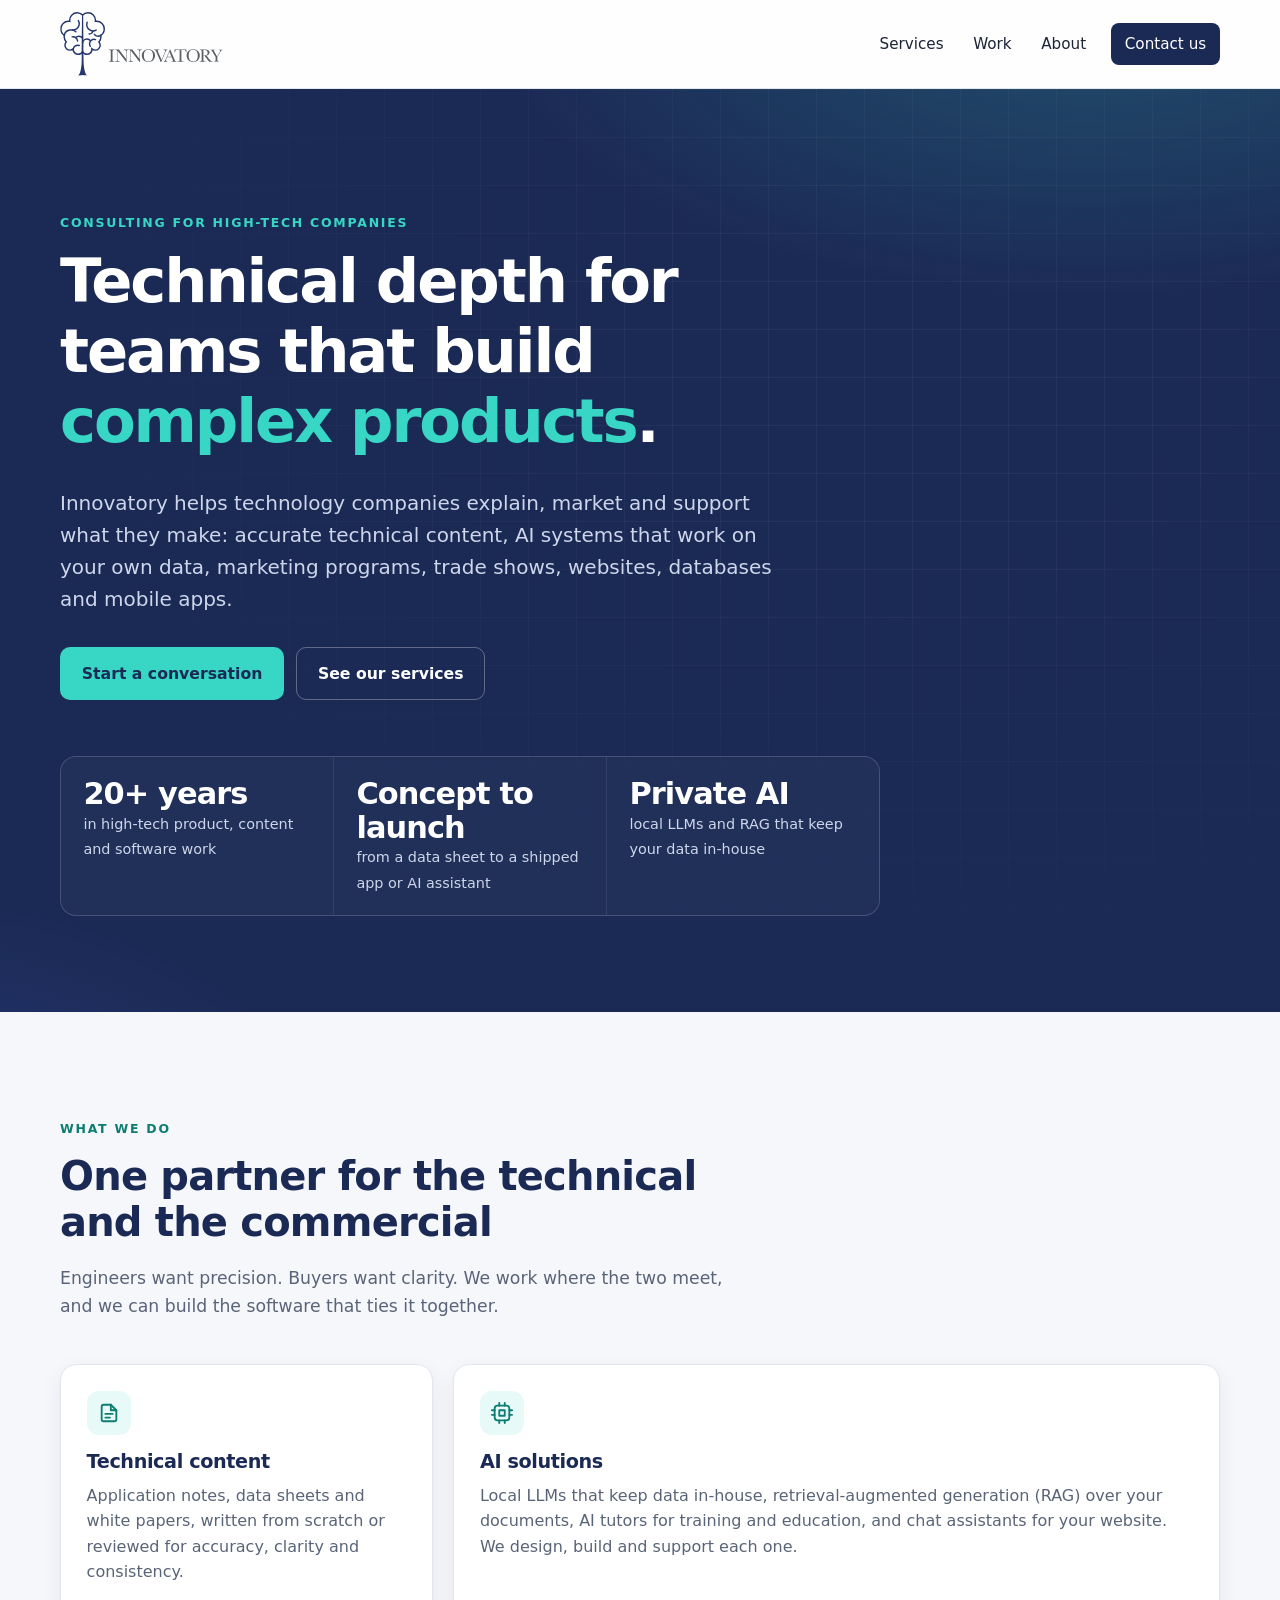
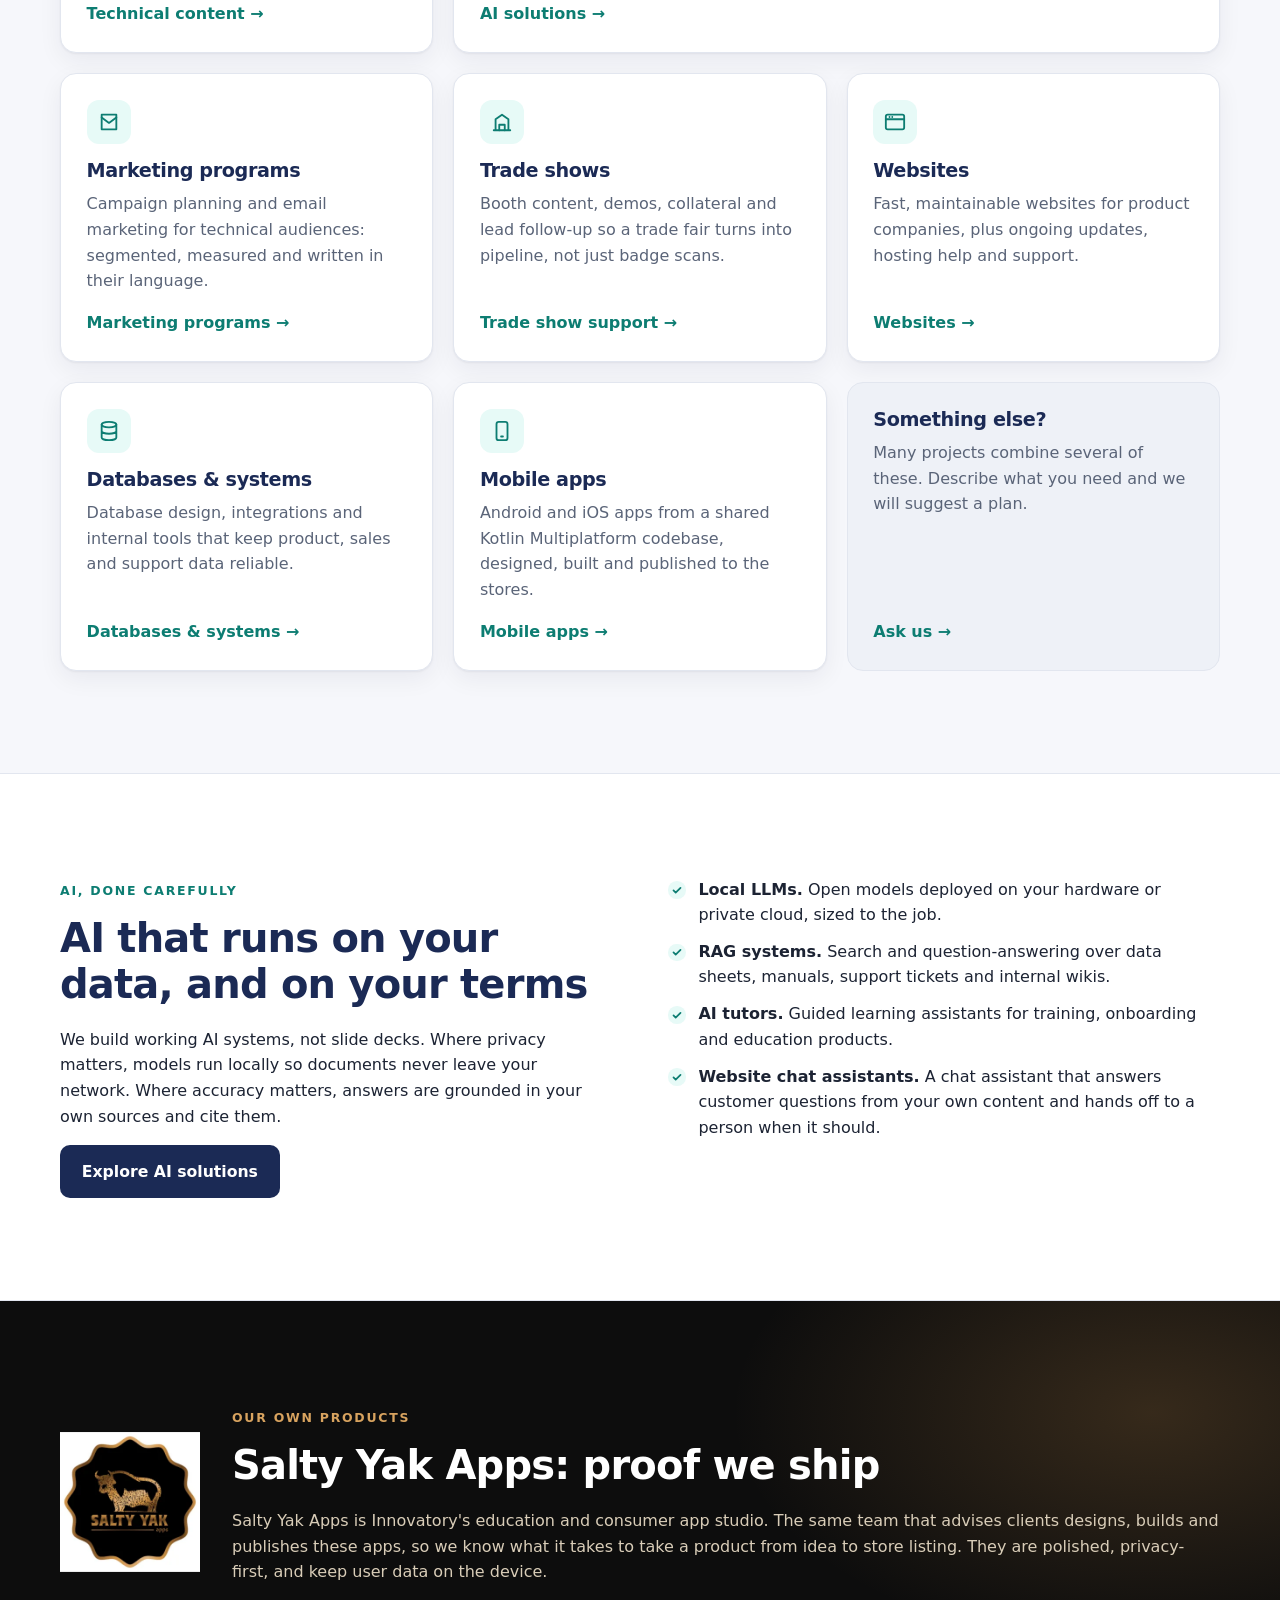
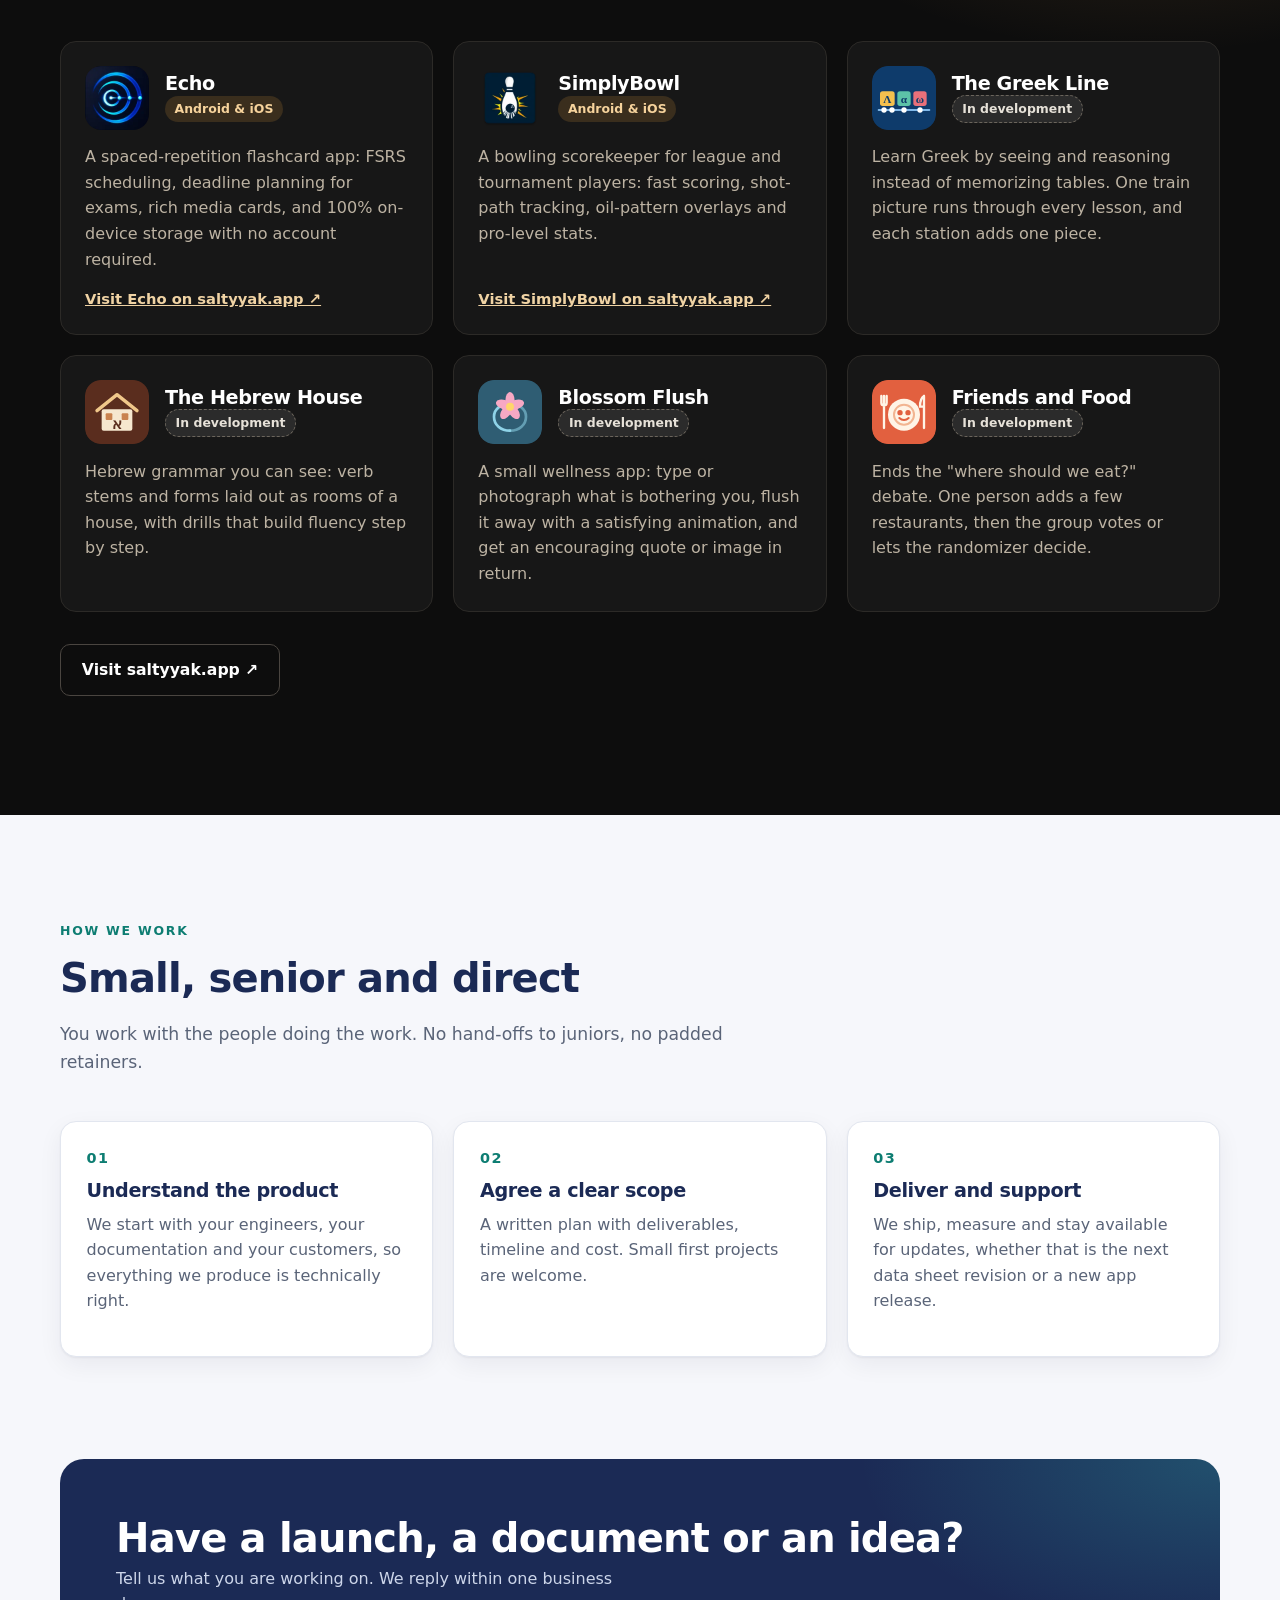
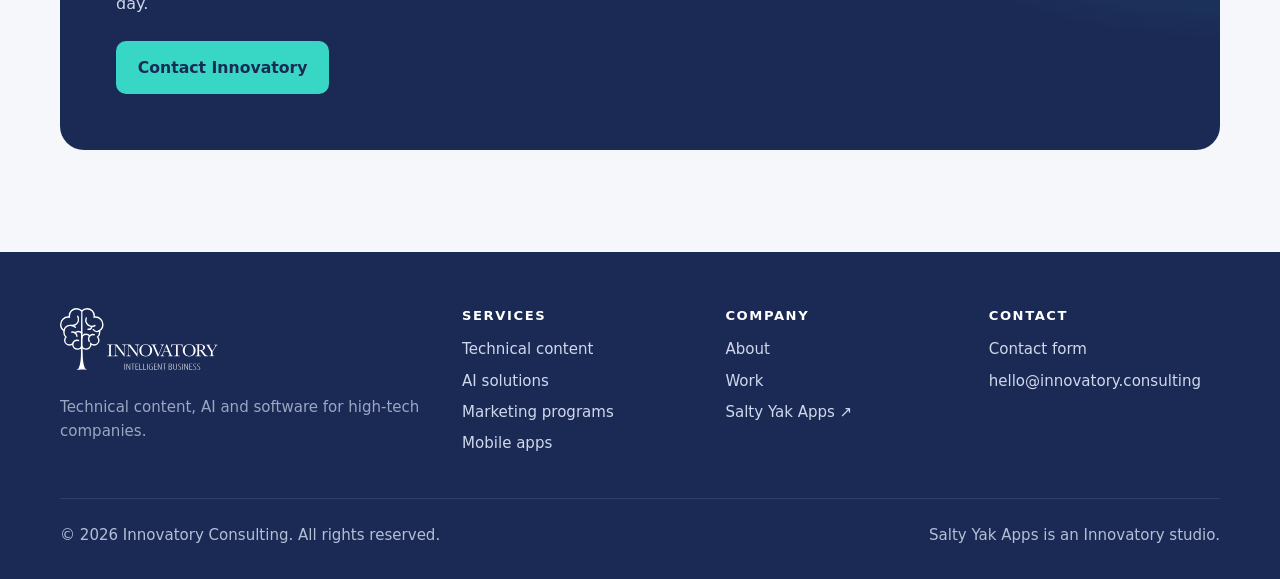
<file: index.html>
<!doctype html>
<html lang="en">
<head>
  <meta charset="utf-8">
  <meta name="viewport" content="width=device-width, initial-scale=1">
  <title>Innovatory Consulting | Technical content, AI and software for high-tech companies</title>
  <meta name="description" content="Innovatory Consulting helps high-end technology companies with technical content, AI solutions, marketing programs, trade shows, websites, databases and mobile apps. 20+ years of experience.">
  <link rel="canonical" href="https://innovatory.consulting/">
  <link rel="icon" href="/favicon.svg" type="image/svg+xml">
  <link rel="apple-touch-icon" href="/apple-touch-icon.png">
  <meta property="og:title" content="Innovatory Consulting">
  <meta property="og:description" content="Technical content, AI and software for high-tech companies.">
  <meta property="og:type" content="website">
  <meta property="og:url" content="https://innovatory.consulting/">
  <link rel="stylesheet" href="/assets/css/site.css">
  <script src="/assets/js/site.js" defer></script>
</head>
<body>
  <a class="skip" href="#main">Skip to content</a>
  <header class="site-header">
    <div class="container">
      <a class="brand" href="/" aria-label="Innovatory home"><img src="/assets/img/logo.svg" alt="Innovatory" width="140" height="55"></a>
      <button class="nav-toggle" aria-label="Open menu" aria-expanded="false" aria-controls="nav"><span></span></button>
      <nav class="nav" id="nav" aria-label="Main">
        <a href="/services/">Services</a>
        <a href="/work/">Work</a>
        <a href="/about/">About</a>
        <a class="btn btn-primary" href="/contact/">Contact us</a>
      </nav>
    </div>
  </header>

  <main id="main">
    <section class="hero">
      <div class="container">
        <span class="eyebrow">Consulting for high-tech companies</span>
        <h1>Technical depth for teams that build <em>complex products</em>.</h1>
        <p class="lead">Innovatory helps technology companies explain, market and support what they make: accurate technical content, AI systems that work on your own data, marketing programs, trade shows, websites, databases and mobile apps.</p>
        <div class="hero-actions">
          <a class="btn btn-accent" href="/contact/">Start a conversation</a>
          <a class="btn btn-ghost" href="/services/">See our services</a>
        </div>
        <div class="facts">
          <div><strong>20+ years</strong><span>in high-tech product, content and software work</span></div>
          <div><strong>Concept to launch</strong><span>from a data sheet to a shipped app or AI assistant</span></div>
          <div><strong>Private AI</strong><span>local LLMs and RAG that keep your data in-house</span></div>
        </div>
      </div>
    </section>

    <section class="section">
      <div class="container">
        <div class="section-head">
          <span class="eyebrow">What we do</span>
          <h2>One partner for the technical and the commercial</h2>
          <p>Engineers want precision. Buyers want clarity. We work where the two meet, and we can build the software that ties it together.</p>
        </div>
        <div class="grid grid-3">
          <article class="card">
            <div class="icon"><svg viewBox="0 0 24 24" fill="none" stroke="currentColor" stroke-width="2" stroke-linecap="round" stroke-linejoin="round"><path d="M14 3H6a2 2 0 0 0-2 2v14a2 2 0 0 0 2 2h12a2 2 0 0 0 2-2V9z"/><path d="M14 3v6h6M8 13h8M8 17h5"/></svg></div>
            <h3>Technical content</h3>
            <p>Application notes, data sheets and white papers, written from scratch or reviewed for accuracy, clarity and consistency.</p>
            <a class="link-arrow" href="/services/#technical-content">Technical content</a>
          </article>
          <article class="card card-wide">
            <div class="icon"><svg viewBox="0 0 24 24" fill="none" stroke="currentColor" stroke-width="2" stroke-linecap="round" stroke-linejoin="round"><rect x="4" y="4" width="16" height="16" rx="3"/><path d="M9 9h6v6H9zM9 1v3M15 1v3M9 20v3M15 20v3M20 9h3M20 14h3M1 9h3M1 14h3"/></svg></div>
            <h3>AI solutions</h3>
            <p>Local LLMs that keep data in-house, retrieval-augmented generation (RAG) over your documents, AI tutors for training and education, and chat assistants for your website. We design, build and support each one.</p>
            <a class="link-arrow" href="/services/#ai">AI solutions</a>
          </article>
          <article class="card">
            <div class="icon"><svg viewBox="0 0 24 24" fill="none" stroke="currentColor" stroke-width="2" stroke-linecap="round" stroke-linejoin="round"><path d="M4 4h16v16H4z"/><path d="m4 7 8 6 8-6"/></svg></div>
            <h3>Marketing programs</h3>
            <p>Campaign planning and email marketing for technical audiences: segmented, measured and written in their language.</p>
            <a class="link-arrow" href="/services/#marketing">Marketing programs</a>
          </article>
          <article class="card">
            <div class="icon"><svg viewBox="0 0 24 24" fill="none" stroke="currentColor" stroke-width="2" stroke-linecap="round" stroke-linejoin="round"><path d="M3 21h18M5 21V9l7-5 7 5v12"/><path d="M9 21v-6h6v6"/></svg></div>
            <h3>Trade shows</h3>
            <p>Booth content, demos, collateral and lead follow-up so a trade fair turns into pipeline, not just badge scans.</p>
            <a class="link-arrow" href="/services/#trade-shows">Trade show support</a>
          </article>
          <article class="card">
            <div class="icon"><svg viewBox="0 0 24 24" fill="none" stroke="currentColor" stroke-width="2" stroke-linecap="round" stroke-linejoin="round"><rect x="2" y="4" width="20" height="16" rx="2"/><path d="M2 9h20M6 6.5h.01M9 6.5h.01"/></svg></div>
            <h3>Websites</h3>
            <p>Fast, maintainable websites for product companies, plus ongoing updates, hosting help and support.</p>
            <a class="link-arrow" href="/services/#websites">Websites</a>
          </article>
          <article class="card">
            <div class="icon"><svg viewBox="0 0 24 24" fill="none" stroke="currentColor" stroke-width="2" stroke-linecap="round" stroke-linejoin="round"><ellipse cx="12" cy="5" rx="8" ry="3"/><path d="M4 5v14c0 1.7 3.6 3 8 3s8-1.3 8-3V5M4 12c0 1.7 3.6 3 8 3s8-1.3 8-3"/></svg></div>
            <h3>Databases &amp; systems</h3>
            <p>Database design, integrations and internal tools that keep product, sales and support data reliable.</p>
            <a class="link-arrow" href="/services/#data">Databases &amp; systems</a>
          </article>
          <article class="card">
            <div class="icon"><svg viewBox="0 0 24 24" fill="none" stroke="currentColor" stroke-width="2" stroke-linecap="round" stroke-linejoin="round"><rect x="6" y="2" width="12" height="20" rx="2.5"/><path d="M11 18h2"/></svg></div>
            <h3>Mobile apps</h3>
            <p>Android and iOS apps from a shared Kotlin Multiplatform codebase, designed, built and published to the stores.</p>
            <a class="link-arrow" href="/services/#mobile">Mobile apps</a>
          </article>
          <article class="card card-cta">
            <h3>Something else?</h3>
            <p>Many projects combine several of these. Describe what you need and we will suggest a plan.</p>
            <a class="link-arrow" href="/contact/">Ask us</a>
          </article>
        </div>
      </div>
    </section>

    <section class="section section-alt">
      <div class="container split">
        <div>
          <span class="eyebrow">AI, done carefully</span>
          <h2>AI that runs on your data, and on your terms</h2>
          <p class="prose">We build working AI systems, not slide decks. Where privacy matters, models run locally so documents never leave your network. Where accuracy matters, answers are grounded in your own sources and cite them.</p>
          <a class="btn btn-primary" href="/services/#ai">Explore AI solutions</a>
        </div>
        <ul class="checklist">
          <li><strong>Local LLMs.</strong> Open models deployed on your hardware or private cloud, sized to the job.</li>
          <li><strong>RAG systems.</strong> Search and question-answering over data sheets, manuals, support tickets and internal wikis.</li>
          <li><strong>AI tutors.</strong> Guided learning assistants for training, onboarding and education products.</li>
          <li><strong>Website chat assistants.</strong> A chat assistant that answers customer questions from your own content and hands off to a person when it should.</li>
        </ul>
      </div>
    </section>

    <section class="section yak-band" id="salty-yak">
      <div class="container">
        <div class="yak-intro">
          <img src="/assets/img/saltyyak-logo.webp" alt="Salty Yak Apps logo" width="140" height="140" loading="lazy">
          <div>
            <span class="eyebrow">Our own products</span>
            <h2>Salty Yak Apps: proof we ship</h2>
            <p>Salty Yak Apps is Innovatory's education and consumer app studio. The same team that advises clients designs, builds and publishes these apps, so we know what it takes to take a product from idea to store listing. They are polished, privacy-first, and keep user data on the device.</p>
          </div>
        </div>
        <div class="grid grid-2">
          <article class="app-card">
            <header><img src="/assets/img/echo-icon.webp" alt="" width="64" height="64" loading="lazy"><div><h3>Echo</h3><span class="tag">Android &amp; iOS</span></div></header>
            <p>A spaced-repetition flashcard app: FSRS scheduling, deadline planning for exams, rich media cards, and 100% on-device storage with no account required.</p>
            <div class="links"><a href="https://saltyyak.app/echo/" rel="noopener">Visit Echo on saltyyak.app ↗</a></div>
          </article>
          <article class="app-card">
            <header><img src="/assets/img/simplybowl-icon.webp" alt="" width="64" height="64" loading="lazy"><div><h3>SimplyBowl</h3><span class="tag">Android &amp; iOS</span></div></header>
            <p>A bowling scorekeeper for league and tournament players: fast scoring, shot-path tracking, oil-pattern overlays and pro-level stats.</p>
            <div class="links"><a href="https://saltyyak.app/simplybowl/" rel="noopener">Visit SimplyBowl on saltyyak.app ↗</a></div>
          </article>
          <article class="app-card">
            <header><img src="/assets/img/greek-line.svg" alt="" width="64" height="64" loading="lazy"><div><h3>The Greek Line</h3><span class="tag dev">In development</span></div></header>
            <p>Learn Greek by seeing and reasoning instead of memorizing tables. One train picture runs through every lesson, and each station adds one piece.</p>
          </article>
          <article class="app-card">
            <header><img src="/assets/img/hebrew-house.svg" alt="" width="64" height="64" loading="lazy"><div><h3>The Hebrew House</h3><span class="tag dev">In development</span></div></header>
            <p>Hebrew grammar you can see: verb stems and forms laid out as rooms of a house, with drills that build fluency step by step.</p>
          </article>
          <article class="app-card">
            <header><img src="/assets/img/blossom-flush.svg" alt="" width="64" height="64" loading="lazy"><div><h3>Blossom Flush</h3><span class="tag dev">In development</span></div></header>
            <p>A small wellness app: type or photograph what is bothering you, flush it away with a satisfying animation, and get an encouraging quote or image in return.</p>
          </article>
          <article class="app-card">
            <header><img src="/assets/img/friends-and-food.svg" alt="" width="64" height="64" loading="lazy"><div><h3>Friends and Food</h3><span class="tag dev">In development</span></div></header>
            <p>Ends the "where should we eat?" debate. One person adds a few restaurants, then the group votes or lets the randomizer decide.</p>
          </article>
        </div>
        <p class="yak-more"><a class="btn btn-outline" href="https://saltyyak.app/" rel="noopener">Visit saltyyak.app ↗</a></p>
      </div>
    </section>

    <section class="section">
      <div class="container">
        <div class="section-head">
          <span class="eyebrow">How we work</span>
          <h2>Small, senior and direct</h2>
          <p>You work with the people doing the work. No hand-offs to juniors, no padded retainers.</p>
        </div>
        <div class="grid grid-3 steps">
          <article class="card"><h3>Understand the product</h3><p>We start with your engineers, your documentation and your customers, so everything we produce is technically right.</p></article>
          <article class="card"><h3>Agree a clear scope</h3><p>A written plan with deliverables, timeline and cost. Small first projects are welcome.</p></article>
          <article class="card"><h3>Deliver and support</h3><p>We ship, measure and stay available for updates, whether that is the next data sheet revision or a new app release.</p></article>
        </div>
      </div>
    </section>

    <!--
      TESTIMONIALS (placeholder, hidden). To publish real testimonials, replace the text below
      with quotes the clients have approved, then remove these comment markers.
    <section class="section section-alt">
      <div class="container">
        <div class="section-head"><span class="eyebrow">Clients</span><h2>What clients say</h2></div>
        <div class="grid grid-3">
          <figure class="card"><blockquote>"Client quote here."</blockquote><figcaption>Name, Title, Company</figcaption></figure>
        </div>
      </div>
    </section>
    -->

    <section class="section section-flush">
      <div class="container">
        <div class="cta">
          <div>
            <h2>Have a launch, a document or an idea?</h2>
            <p>Tell us what you are working on. We reply within one business day.</p>
          </div>
          <a class="btn btn-accent" href="/contact/">Contact Innovatory</a>
        </div>
      </div>
    </section>
  </main>

  <footer class="site-footer">
    <div class="container">
      <div class="footer-grid">
        <div>
          <a class="brand" href="/" aria-label="Innovatory home"><img src="/assets/img/logo-white-tag.svg" alt="Innovatory, Intelligent Business" width="170" height="69"></a>
          <p>Technical content, AI and software for high-tech companies.</p>
        </div>
        <div><h4>Services</h4><ul>
          <li><a href="/services/#technical-content">Technical content</a></li>
          <li><a href="/services/#ai">AI solutions</a></li>
          <li><a href="/services/#marketing">Marketing programs</a></li>
          <li><a href="/services/#mobile">Mobile apps</a></li>
        </ul></div>
        <div><h4>Company</h4><ul>
          <li><a href="/about/">About</a></li>
          <li><a href="/work/">Work</a></li>
          <li><a href="https://saltyyak.app/" rel="noopener">Salty Yak Apps ↗</a></li>
        </ul></div>
        <div><h4>Contact</h4><ul>
          <li><a href="/contact/">Contact form</a></li>
          <li><a href="mailto:hello@innovatory.consulting">hello@innovatory.consulting</a></li>
        </ul></div>
      </div>
      <div class="footer-bottom"><span>© <span data-year>2026</span> Innovatory Consulting. All rights reserved.</span><span>Salty Yak Apps is an Innovatory studio.</span></div>
    </div>
  </footer>
</body>
</html>
</file>
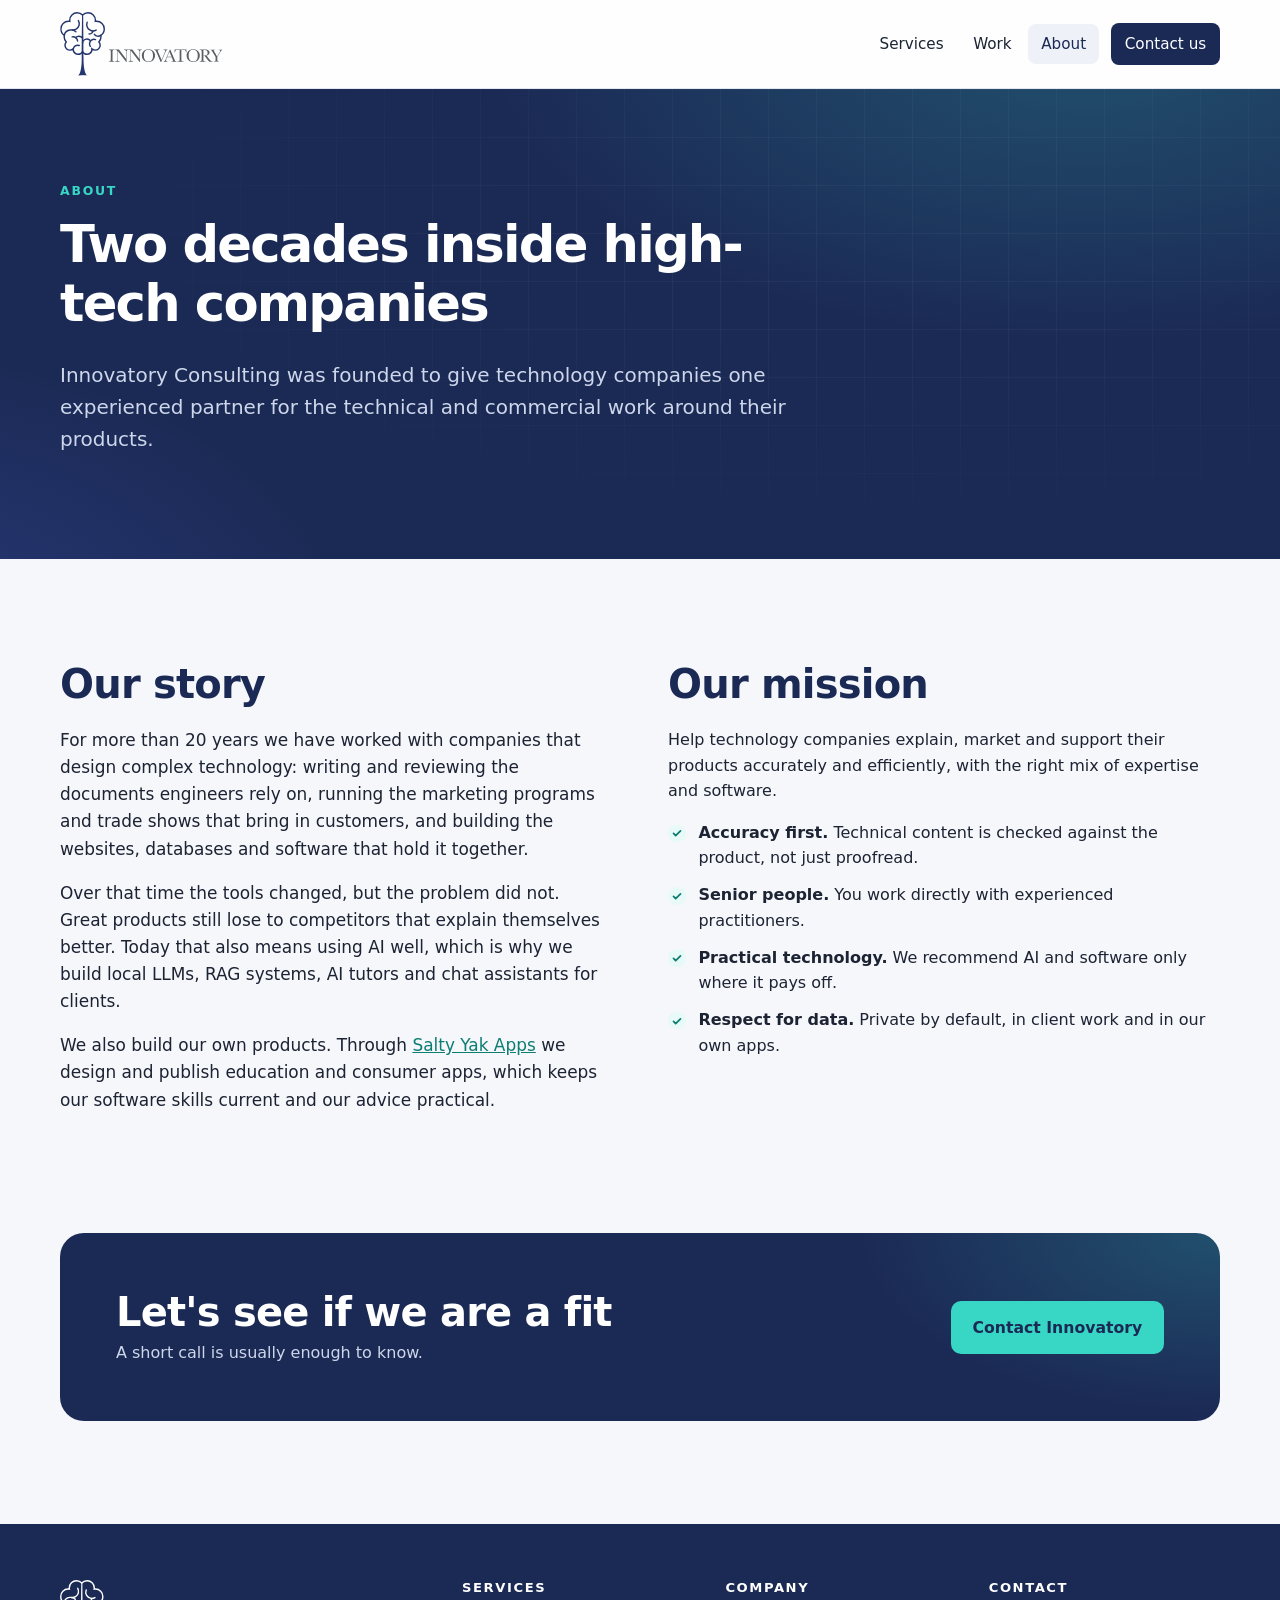
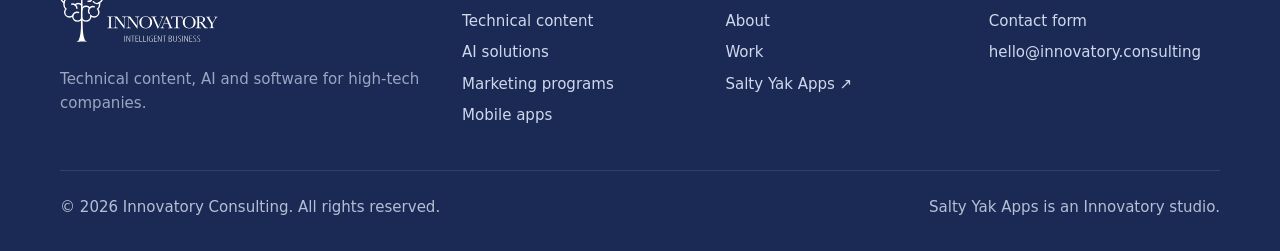
<file: about/index.html>
<!doctype html>
<html lang="en">
<head>
  <meta charset="utf-8">
  <meta name="viewport" content="width=device-width, initial-scale=1">
  <title>About | Innovatory Consulting</title>
  <meta name="description" content="Innovatory Consulting brings more than 20 years of high-tech experience to technical content, marketing, AI and software for technology companies.">
  <link rel="canonical" href="https://innovatory.consulting/about/">
  <link rel="icon" href="/favicon.svg" type="image/svg+xml">
  <link rel="apple-touch-icon" href="/apple-touch-icon.png">
  <meta property="og:title" content="About | Innovatory Consulting">
  <meta property="og:description" content="Innovatory Consulting brings more than 20 years of high-tech experience to technical content, marketing, AI and software for technology companies.">
  <meta property="og:type" content="website">
  <meta property="og:url" content="https://innovatory.consulting/about/">
  <link rel="stylesheet" href="/assets/css/site.css">
  <script src="/assets/js/site.js" defer></script>
</head>
<body>
  <a class="skip" href="#main">Skip to content</a>
  <header class="site-header">
    <div class="container">
      <a class="brand" href="/" aria-label="Innovatory home"><img src="/assets/img/logo.svg" alt="Innovatory" width="140" height="55"></a>
      <button class="nav-toggle" aria-label="Open menu" aria-expanded="false" aria-controls="nav"><span></span></button>
      <nav class="nav" id="nav" aria-label="Main">
        <a href="/services/">Services</a>
        <a href="/work/">Work</a>
        <a href="/about/">About</a>
        <a class="btn btn-primary" href="/contact/">Contact us</a>
      </nav>
    </div>
  </header>

  <main id="main">
<section class="hero page-hero">
      <div class="container">
        <span class="eyebrow">About</span>
        <h1>Two decades inside high-tech companies</h1>
        <p class="lead">Innovatory Consulting was founded to give technology companies one experienced partner for the technical and commercial work around their products.</p>
      </div>
    </section>

    <section class="section">
      <div class="container split">
        <div class="prose">
          <h2>Our story</h2>
          <p>For more than 20 years we have worked with companies that design complex technology: writing and reviewing the documents engineers rely on, running the marketing programs and trade shows that bring in customers, and building the websites, databases and software that hold it together.</p>
          <p>Over that time the tools changed, but the problem did not. Great products still lose to competitors that explain themselves better. Today that also means using AI well, which is why we build local LLMs, RAG systems, AI tutors and chat assistants for clients.</p>
          <p>We also build our own products. Through <a href="/work/#salty-yak">Salty Yak Apps</a> we design and publish education and consumer apps, which keeps our software skills current and our advice practical.</p>
        </div>
        <div>
          <h2>Our mission</h2>
          <p class="prose">Help technology companies explain, market and support their products accurately and efficiently, with the right mix of expertise and software.</p>
          <ul class="checklist">
            <li><strong>Accuracy first.</strong> Technical content is checked against the product, not just proofread.</li>
            <li><strong>Senior people.</strong> You work directly with experienced practitioners.</li>
            <li><strong>Practical technology.</strong> We recommend AI and software only where it pays off.</li>
            <li><strong>Respect for data.</strong> Private by default, in client work and in our own apps.</li>
          </ul>
        </div>
      </div>
    </section>

    <section class="section section-flush">
      <div class="container">
        <div class="cta">
          <div>
            <h2>Let's see if we are a fit</h2>
            <p>A short call is usually enough to know.</p>
          </div>
          <a class="btn btn-accent" href="/contact/">Contact Innovatory</a>
        </div>
      </div>
    </section>
  </main>

  <footer class="site-footer">
    <div class="container">
      <div class="footer-grid">
        <div>
          <a class="brand" href="/" aria-label="Innovatory home"><img src="/assets/img/logo-white-tag.svg" alt="Innovatory, Intelligent Business" width="170" height="69"></a>
          <p>Technical content, AI and software for high-tech companies.</p>
        </div>
        <div><h4>Services</h4><ul>
          <li><a href="/services/#technical-content">Technical content</a></li>
          <li><a href="/services/#ai">AI solutions</a></li>
          <li><a href="/services/#marketing">Marketing programs</a></li>
          <li><a href="/services/#mobile">Mobile apps</a></li>
        </ul></div>
        <div><h4>Company</h4><ul>
          <li><a href="/about/">About</a></li>
          <li><a href="/work/">Work</a></li>
          <li><a href="https://saltyyak.app/" rel="noopener">Salty Yak Apps ↗</a></li>
        </ul></div>
        <div><h4>Contact</h4><ul>
          <li><a href="/contact/">Contact form</a></li>
          <li><a href="mailto:hello@innovatory.consulting">hello@innovatory.consulting</a></li>
        </ul></div>
      </div>
      <div class="footer-bottom"><span>© <span data-year>2026</span> Innovatory Consulting. All rights reserved.</span><span>Salty Yak Apps is an Innovatory studio.</span></div>
    </div>
  </footer>
</body>
</html>
</file>
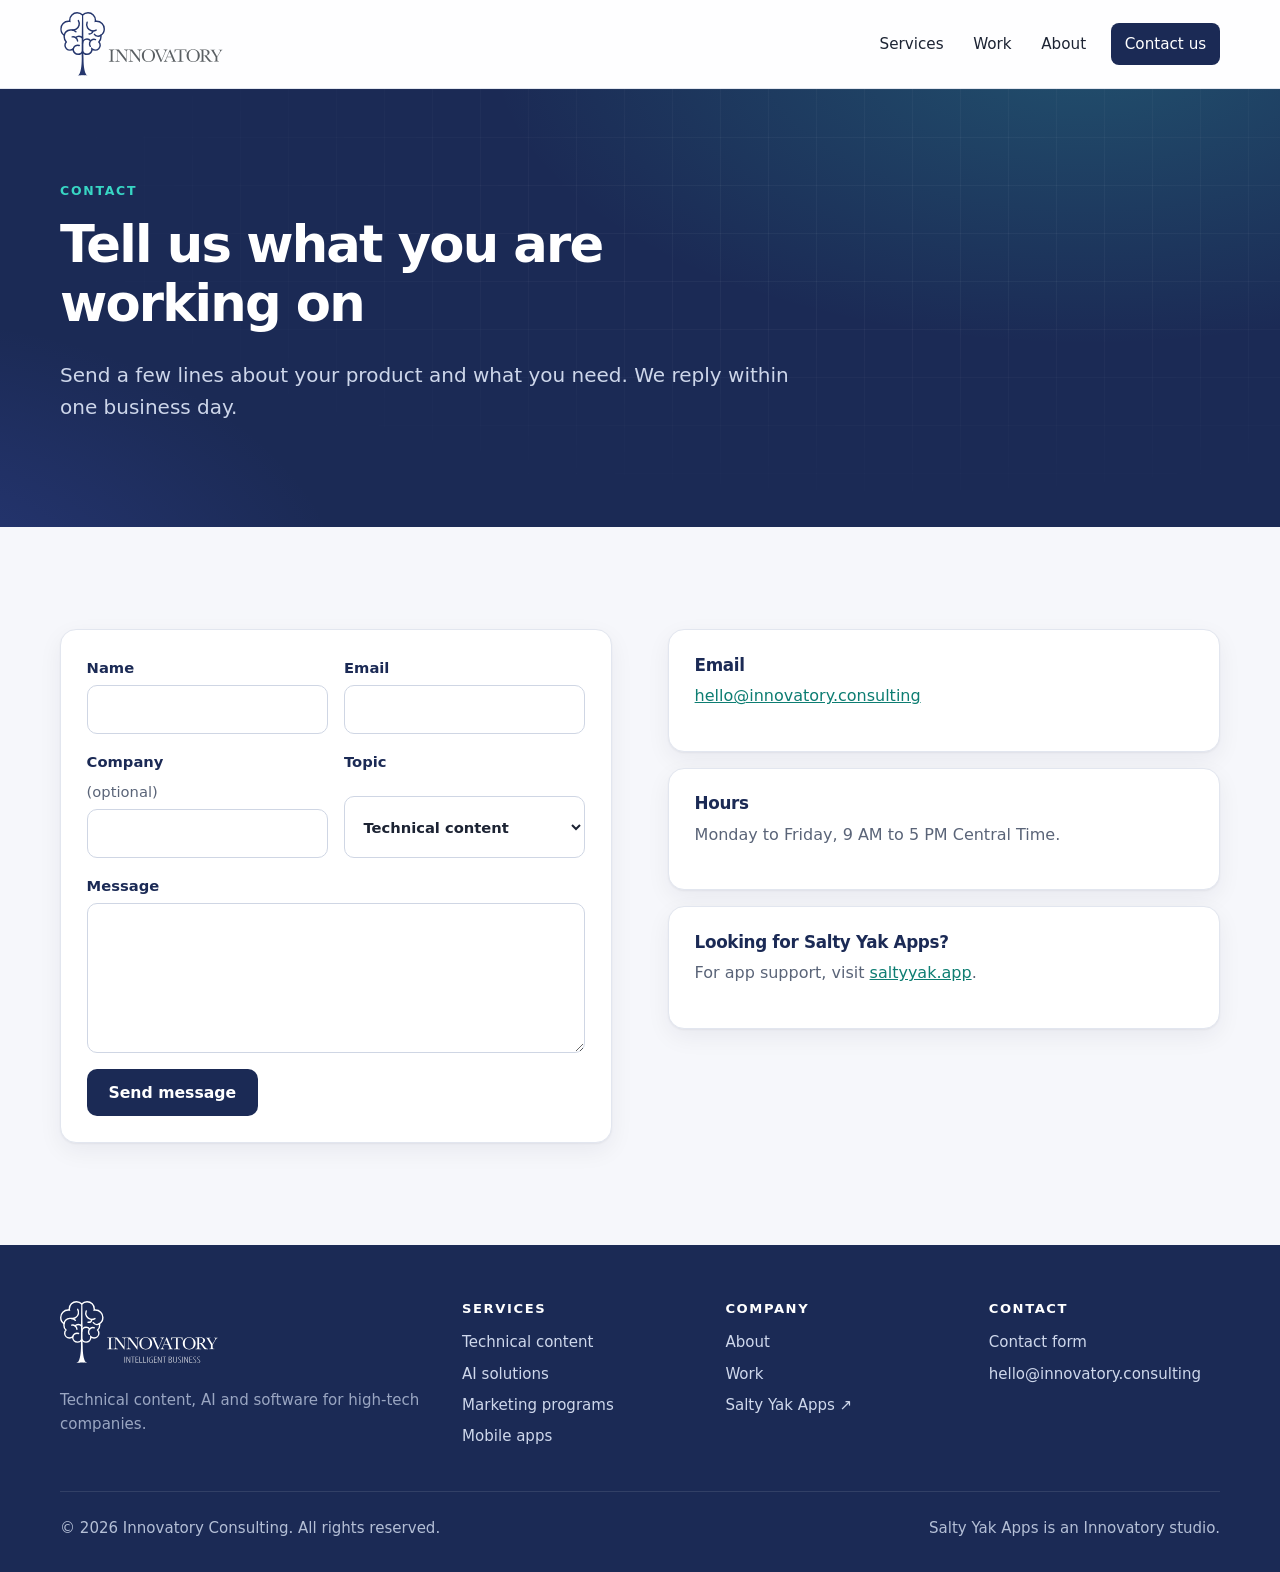
<file: contact/index.html>
<!doctype html>
<html lang="en">
<head>
  <meta charset="utf-8">
  <meta name="viewport" content="width=device-width, initial-scale=1">
  <title>Contact | Innovatory Consulting</title>
  <meta name="description" content="Contact Innovatory Consulting about technical content, AI solutions, marketing, trade shows, websites, databases or mobile apps.">
  <link rel="canonical" href="https://innovatory.consulting/contact/">
  <link rel="icon" href="/favicon.svg" type="image/svg+xml">
  <link rel="apple-touch-icon" href="/apple-touch-icon.png">
  <meta property="og:title" content="Contact | Innovatory Consulting">
  <meta property="og:description" content="Contact Innovatory Consulting about technical content, AI solutions, marketing, trade shows, websites, databases or mobile apps.">
  <meta property="og:type" content="website">
  <meta property="og:url" content="https://innovatory.consulting/contact/">
  <link rel="stylesheet" href="/assets/css/site.css">
  <script src="/assets/js/site.js" defer></script>
</head>
<body>
  <a class="skip" href="#main">Skip to content</a>
  <header class="site-header">
    <div class="container">
      <a class="brand" href="/" aria-label="Innovatory home"><img src="/assets/img/logo.svg" alt="Innovatory" width="140" height="55"></a>
      <button class="nav-toggle" aria-label="Open menu" aria-expanded="false" aria-controls="nav"><span></span></button>
      <nav class="nav" id="nav" aria-label="Main">
        <a href="/services/">Services</a>
        <a href="/work/">Work</a>
        <a href="/about/">About</a>
        <a class="btn btn-primary" href="/contact/">Contact us</a>
      </nav>
    </div>
  </header>

  <main id="main">
<section class="hero page-hero">
      <div class="container">
        <span class="eyebrow">Contact</span>
        <h1>Tell us what you are working on</h1>
        <p class="lead">Send a few lines about your product and what you need. We reply within one business day.</p>
      </div>
    </section>

    <section class="section">
      <div class="container split">
        <!-- Netlify Forms: Netlify detects this form at deploy time and emails submissions (see README). -->
        <form class="form card" data-contact name="contact" method="POST" data-netlify="true" netlify-honeypot="bot-field">
          <input type="hidden" name="form-name" value="contact">
          <div class="row">
            <label>Name<input name="name" autocomplete="name" required></label>
            <label>Email<input name="email" type="email" autocomplete="email" required></label>
          </div>
          <div class="row">
            <label>Company <span class="opt">(optional)</span><input name="company" autocomplete="organization"></label>
            <label>Topic
              <select name="topic">
                <option>Technical content</option>
                <option>AI solutions</option>
                <option>Marketing programs</option>
                <option>Trade show support</option>
                <option>Website</option>
                <option>Databases &amp; systems</option>
                <option>Mobile app</option>
                <option>Something else</option>
              </select>
            </label>
          </div>
          <label>Message<textarea name="message" required></textarea></label>
          <label class="hp" aria-hidden="true">Leave this empty<input name="bot-field" tabindex="-1" autocomplete="off"></label>
          <div><button class="btn btn-primary" type="submit">Send message</button></div>
          <p class="form-status" role="status" hidden></p>
        </form>
        <aside class="contact-aside">
          <div class="card">
            <h3>Email</h3>
            <p><a href="mailto:hello@innovatory.consulting">hello@innovatory.consulting</a></p>
          </div>
          <div class="card">
            <h3>Hours</h3>
            <p>Monday to Friday, 9 AM to 5 PM Central Time.</p>
          </div>
          <div class="card">
            <h3>Looking for Salty Yak Apps?</h3>
            <p>For app support, visit <a href="https://saltyyak.app/" rel="noopener">saltyyak.app</a>.</p>
          </div>
        </aside>
      </div>
    </section>
  </main>

  <footer class="site-footer">
    <div class="container">
      <div class="footer-grid">
        <div>
          <a class="brand" href="/" aria-label="Innovatory home"><img src="/assets/img/logo-white-tag.svg" alt="Innovatory, Intelligent Business" width="170" height="69"></a>
          <p>Technical content, AI and software for high-tech companies.</p>
        </div>
        <div><h4>Services</h4><ul>
          <li><a href="/services/#technical-content">Technical content</a></li>
          <li><a href="/services/#ai">AI solutions</a></li>
          <li><a href="/services/#marketing">Marketing programs</a></li>
          <li><a href="/services/#mobile">Mobile apps</a></li>
        </ul></div>
        <div><h4>Company</h4><ul>
          <li><a href="/about/">About</a></li>
          <li><a href="/work/">Work</a></li>
          <li><a href="https://saltyyak.app/" rel="noopener">Salty Yak Apps ↗</a></li>
        </ul></div>
        <div><h4>Contact</h4><ul>
          <li><a href="/contact/">Contact form</a></li>
          <li><a href="mailto:hello@innovatory.consulting">hello@innovatory.consulting</a></li>
        </ul></div>
      </div>
      <div class="footer-bottom"><span>© <span data-year>2026</span> Innovatory Consulting. All rights reserved.</span><span>Salty Yak Apps is an Innovatory studio.</span></div>
    </div>
  </footer>
</body>
</html>
</file>
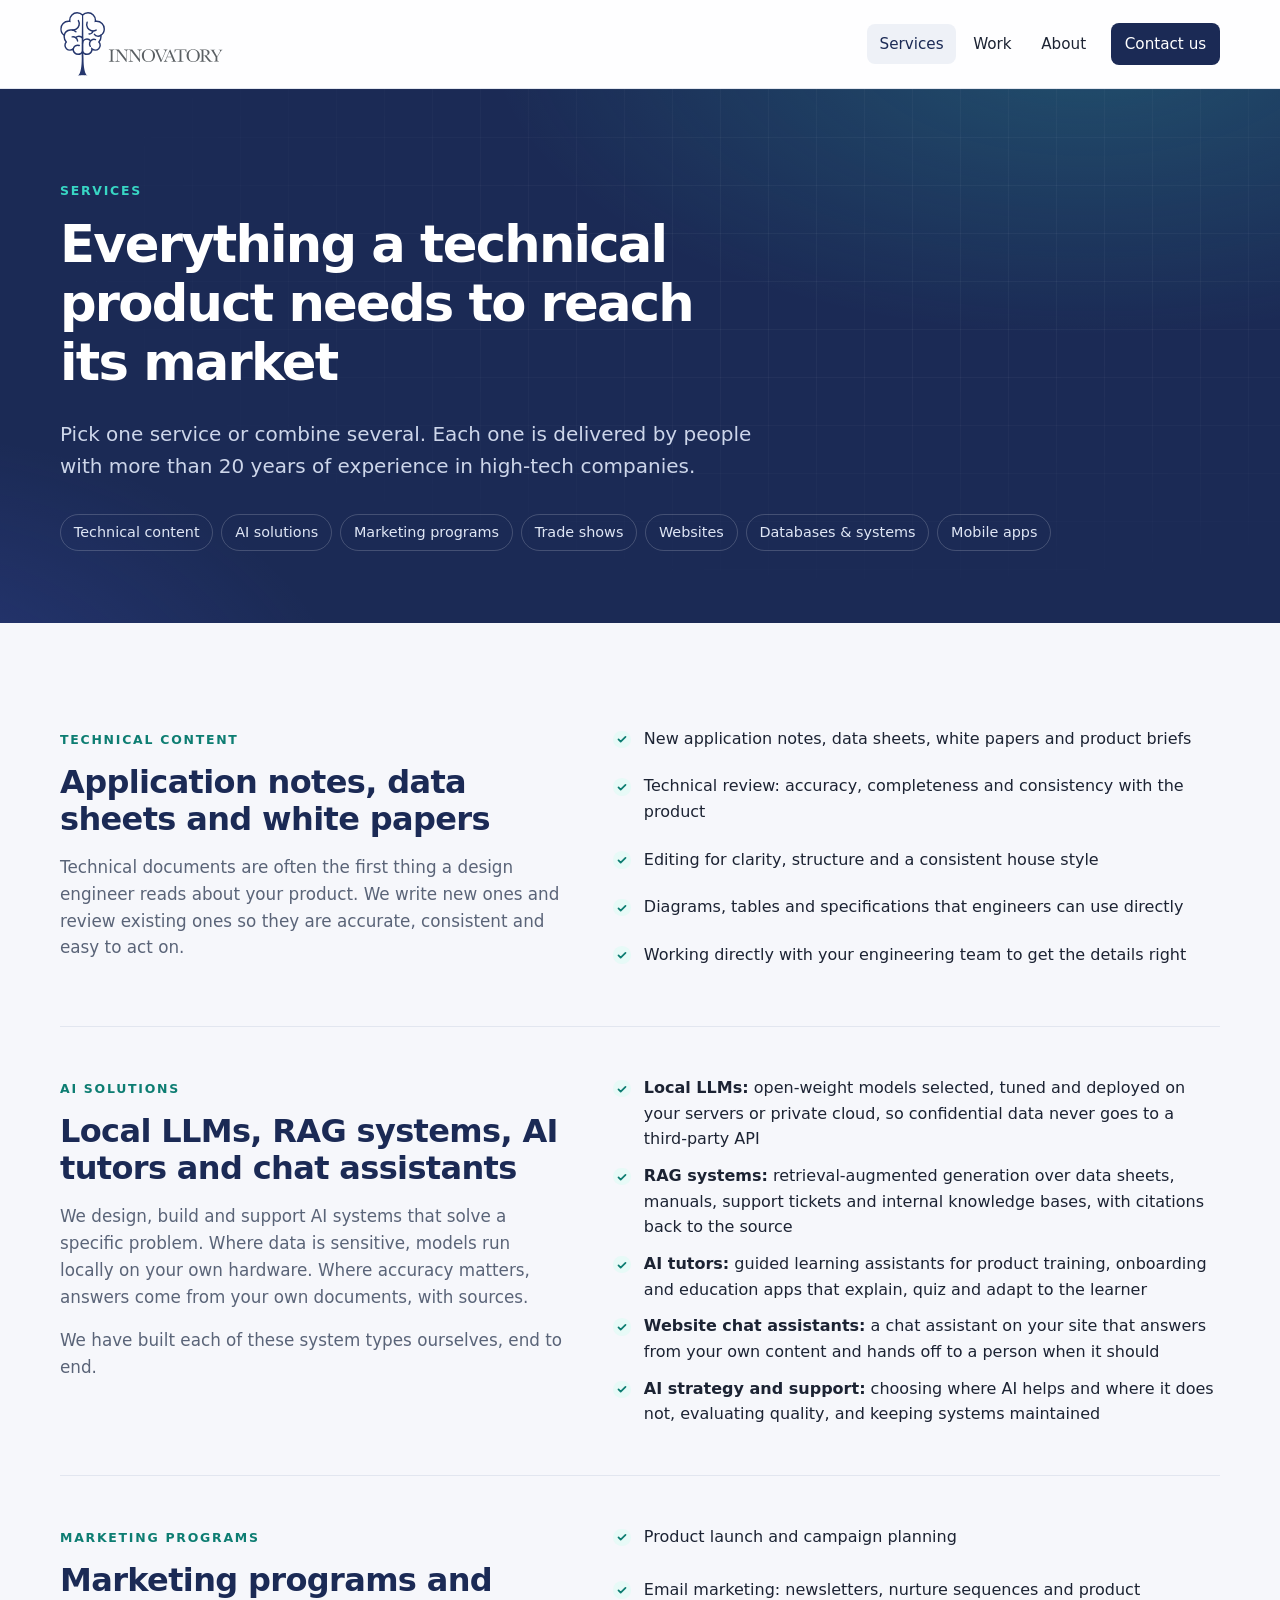
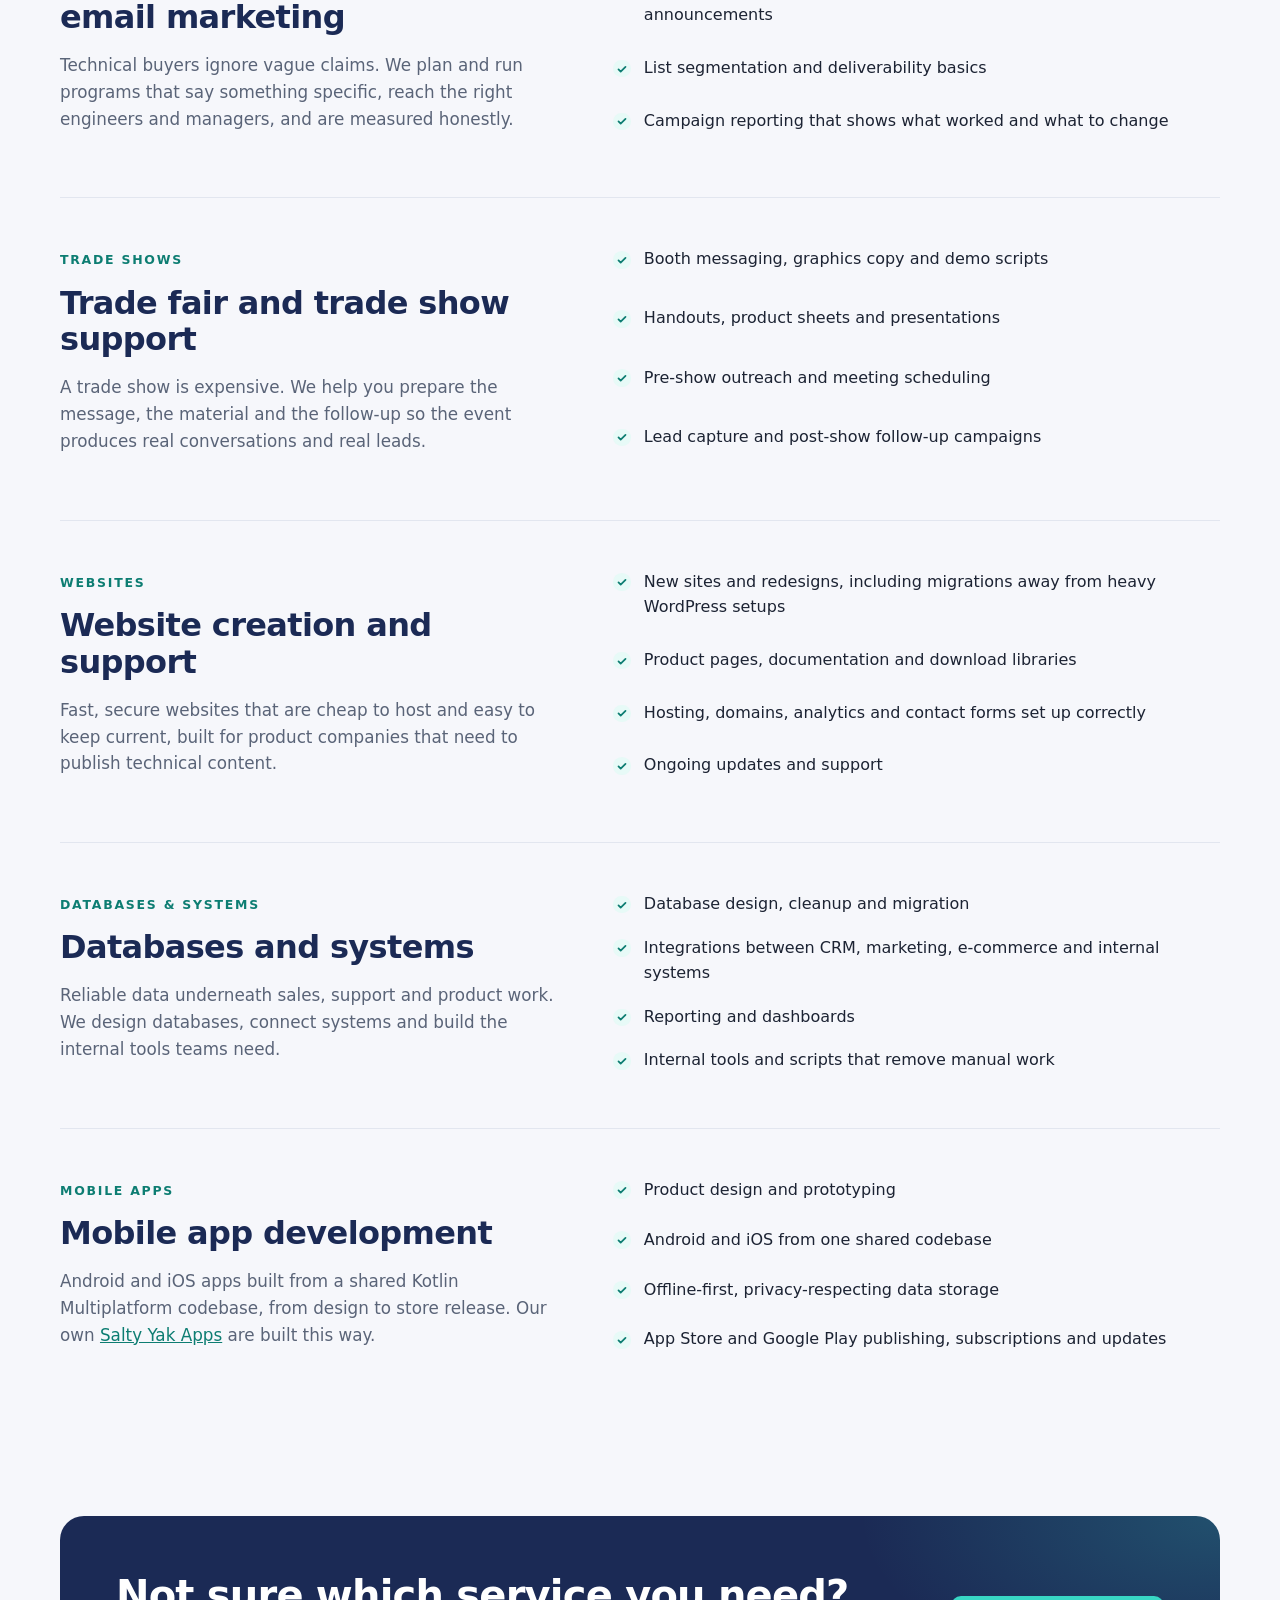
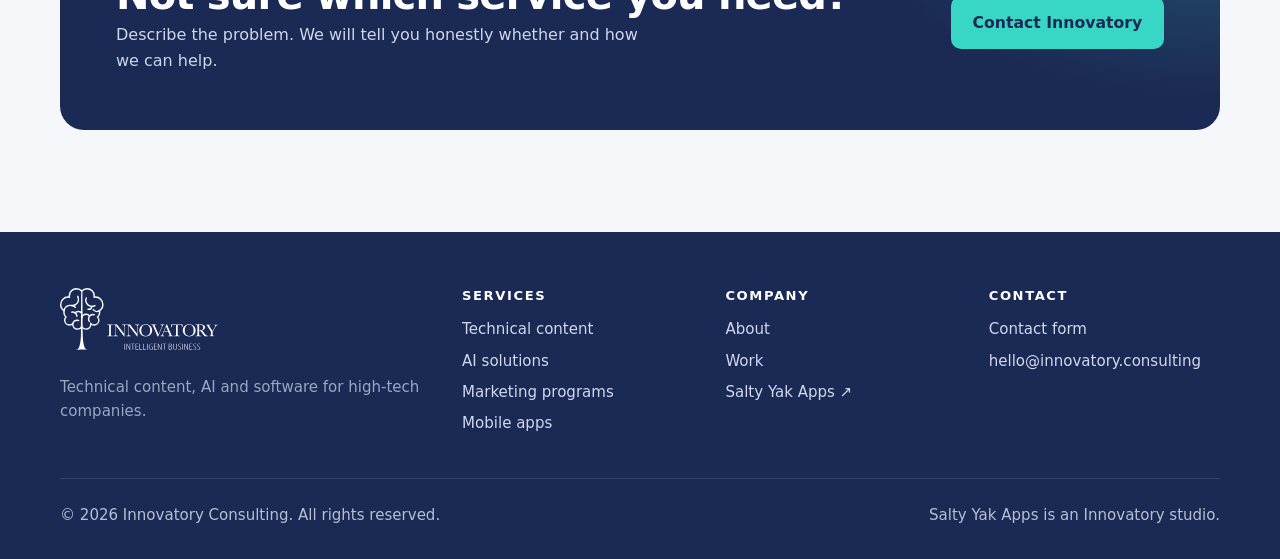
<file: services/index.html>
<!doctype html>
<html lang="en">
<head>
  <meta charset="utf-8">
  <meta name="viewport" content="width=device-width, initial-scale=1">
  <title>Services | Innovatory Consulting</title>
  <meta name="description" content="Technical content, AI solutions (local LLMs, RAG, AI tutors, chat assistants), marketing programs, trade show support, websites, databases and mobile apps for high-tech companies.">
  <link rel="canonical" href="https://innovatory.consulting/services/">
  <link rel="icon" href="/favicon.svg" type="image/svg+xml">
  <link rel="apple-touch-icon" href="/apple-touch-icon.png">
  <meta property="og:title" content="Services | Innovatory Consulting">
  <meta property="og:description" content="Technical content, AI solutions (local LLMs, RAG, AI tutors, chat assistants), marketing programs, trade show support, websites, databases and mobile apps for high-tech companies.">
  <meta property="og:type" content="website">
  <meta property="og:url" content="https://innovatory.consulting/services/">
  <link rel="stylesheet" href="/assets/css/site.css">
  <script src="/assets/js/site.js" defer></script>
</head>
<body>
  <a class="skip" href="#main">Skip to content</a>
  <header class="site-header">
    <div class="container">
      <a class="brand" href="/" aria-label="Innovatory home"><img src="/assets/img/logo.svg" alt="Innovatory" width="140" height="55"></a>
      <button class="nav-toggle" aria-label="Open menu" aria-expanded="false" aria-controls="nav"><span></span></button>
      <nav class="nav" id="nav" aria-label="Main">
        <a href="/services/">Services</a>
        <a href="/work/">Work</a>
        <a href="/about/">About</a>
        <a class="btn btn-primary" href="/contact/">Contact us</a>
      </nav>
    </div>
  </header>

  <main id="main">
<section class="hero page-hero">
      <div class="container">
        <span class="eyebrow">Services</span>
        <h1>Everything a technical product needs to reach its market</h1>
        <p class="lead">Pick one service or combine several. Each one is delivered by people with more than 20 years of experience in high-tech companies.</p>
        <nav class="service-nav" aria-label="Services on this page">
          <a href="#technical-content">Technical content</a>
          <a href="#ai">AI solutions</a>
          <a href="#marketing">Marketing programs</a>
          <a href="#trade-shows">Trade shows</a>
          <a href="#websites">Websites</a>
          <a href="#data">Databases &amp; systems</a>
          <a href="#mobile">Mobile apps</a>
        </nav>
      </div>
    </section>

    <section class="section">
      <div class="container">
        <article class="service" id="technical-content">
          <div>
            <span class="eyebrow">Technical content</span>
            <h2>Application notes, data sheets and white papers</h2>
            <p class="intro">Technical documents are often the first thing a design engineer reads about your product. We write new ones and review existing ones so they are accurate, consistent and easy to act on.</p>
          </div>
          <ul class="checklist">
            <li>New application notes, data sheets, white papers and product briefs</li>
            <li>Technical review: accuracy, completeness and consistency with the product</li>
            <li>Editing for clarity, structure and a consistent house style</li>
            <li>Diagrams, tables and specifications that engineers can use directly</li>
            <li>Working directly with your engineering team to get the details right</li>
          </ul>
        </article>

        <article class="service" id="ai">
          <div>
            <span class="eyebrow">AI solutions</span>
            <h2>Local LLMs, RAG systems, AI tutors and chat assistants</h2>
            <p class="intro">We design, build and support AI systems that solve a specific problem. Where data is sensitive, models run locally on your own hardware. Where accuracy matters, answers come from your own documents, with sources.</p>
            <p class="intro">We have built each of these system types ourselves, end to end.</p>
          </div>
          <ul class="checklist">
            <li><strong>Local LLMs:</strong> open-weight models selected, tuned and deployed on your servers or private cloud, so confidential data never goes to a third-party API</li>
            <li><strong>RAG systems:</strong> retrieval-augmented generation over data sheets, manuals, support tickets and internal knowledge bases, with citations back to the source</li>
            <li><strong>AI tutors:</strong> guided learning assistants for product training, onboarding and education apps that explain, quiz and adapt to the learner</li>
            <li><strong>Website chat assistants:</strong> a chat assistant on your site that answers from your own content and hands off to a person when it should</li>
            <li><strong>AI strategy and support:</strong> choosing where AI helps and where it does not, evaluating quality, and keeping systems maintained</li>
          </ul>
        </article>

        <article class="service" id="marketing">
          <div>
            <span class="eyebrow">Marketing programs</span>
            <h2>Marketing programs and email marketing</h2>
            <p class="intro">Technical buyers ignore vague claims. We plan and run programs that say something specific, reach the right engineers and managers, and are measured honestly.</p>
          </div>
          <ul class="checklist">
            <li>Product launch and campaign planning</li>
            <li>Email marketing: newsletters, nurture sequences and product announcements</li>
            <li>List segmentation and deliverability basics</li>
            <li>Campaign reporting that shows what worked and what to change</li>
          </ul>
        </article>

        <article class="service" id="trade-shows">
          <div>
            <span class="eyebrow">Trade shows</span>
            <h2>Trade fair and trade show support</h2>
            <p class="intro">A trade show is expensive. We help you prepare the message, the material and the follow-up so the event produces real conversations and real leads.</p>
          </div>
          <ul class="checklist">
            <li>Booth messaging, graphics copy and demo scripts</li>
            <li>Handouts, product sheets and presentations</li>
            <li>Pre-show outreach and meeting scheduling</li>
            <li>Lead capture and post-show follow-up campaigns</li>
          </ul>
        </article>

        <article class="service" id="websites">
          <div>
            <span class="eyebrow">Websites</span>
            <h2>Website creation and support</h2>
            <p class="intro">Fast, secure websites that are cheap to host and easy to keep current, built for product companies that need to publish technical content.</p>
          </div>
          <ul class="checklist">
            <li>New sites and redesigns, including migrations away from heavy WordPress setups</li>
            <li>Product pages, documentation and download libraries</li>
            <li>Hosting, domains, analytics and contact forms set up correctly</li>
            <li>Ongoing updates and support</li>
          </ul>
        </article>

        <article class="service" id="data">
          <div>
            <span class="eyebrow">Databases &amp; systems</span>
            <h2>Databases and systems</h2>
            <p class="intro">Reliable data underneath sales, support and product work. We design databases, connect systems and build the internal tools teams need.</p>
          </div>
          <ul class="checklist">
            <li>Database design, cleanup and migration</li>
            <li>Integrations between CRM, marketing, e-commerce and internal systems</li>
            <li>Reporting and dashboards</li>
            <li>Internal tools and scripts that remove manual work</li>
          </ul>
        </article>

        <article class="service" id="mobile">
          <div>
            <span class="eyebrow">Mobile apps</span>
            <h2>Mobile app development</h2>
            <p class="intro">Android and iOS apps built from a shared Kotlin Multiplatform codebase, from design to store release. Our own <a href="/work/#salty-yak">Salty Yak Apps</a> are built this way.</p>
          </div>
          <ul class="checklist">
            <li>Product design and prototyping</li>
            <li>Android and iOS from one shared codebase</li>
            <li>Offline-first, privacy-respecting data storage</li>
            <li>App Store and Google Play publishing, subscriptions and updates</li>
          </ul>
        </article>
      </div>
    </section>

    <section class="section section-flush">
      <div class="container">
        <div class="cta">
          <div>
            <h2>Not sure which service you need?</h2>
            <p>Describe the problem. We will tell you honestly whether and how we can help.</p>
          </div>
          <a class="btn btn-accent" href="/contact/">Contact Innovatory</a>
        </div>
      </div>
    </section>
  </main>

  <footer class="site-footer">
    <div class="container">
      <div class="footer-grid">
        <div>
          <a class="brand" href="/" aria-label="Innovatory home"><img src="/assets/img/logo-white-tag.svg" alt="Innovatory, Intelligent Business" width="170" height="69"></a>
          <p>Technical content, AI and software for high-tech companies.</p>
        </div>
        <div><h4>Services</h4><ul>
          <li><a href="/services/#technical-content">Technical content</a></li>
          <li><a href="/services/#ai">AI solutions</a></li>
          <li><a href="/services/#marketing">Marketing programs</a></li>
          <li><a href="/services/#mobile">Mobile apps</a></li>
        </ul></div>
        <div><h4>Company</h4><ul>
          <li><a href="/about/">About</a></li>
          <li><a href="/work/">Work</a></li>
          <li><a href="https://saltyyak.app/" rel="noopener">Salty Yak Apps ↗</a></li>
        </ul></div>
        <div><h4>Contact</h4><ul>
          <li><a href="/contact/">Contact form</a></li>
          <li><a href="mailto:hello@innovatory.consulting">hello@innovatory.consulting</a></li>
        </ul></div>
      </div>
      <div class="footer-bottom"><span>© <span data-year>2026</span> Innovatory Consulting. All rights reserved.</span><span>Salty Yak Apps is an Innovatory studio.</span></div>
    </div>
  </footer>
</body>
</html>
</file>
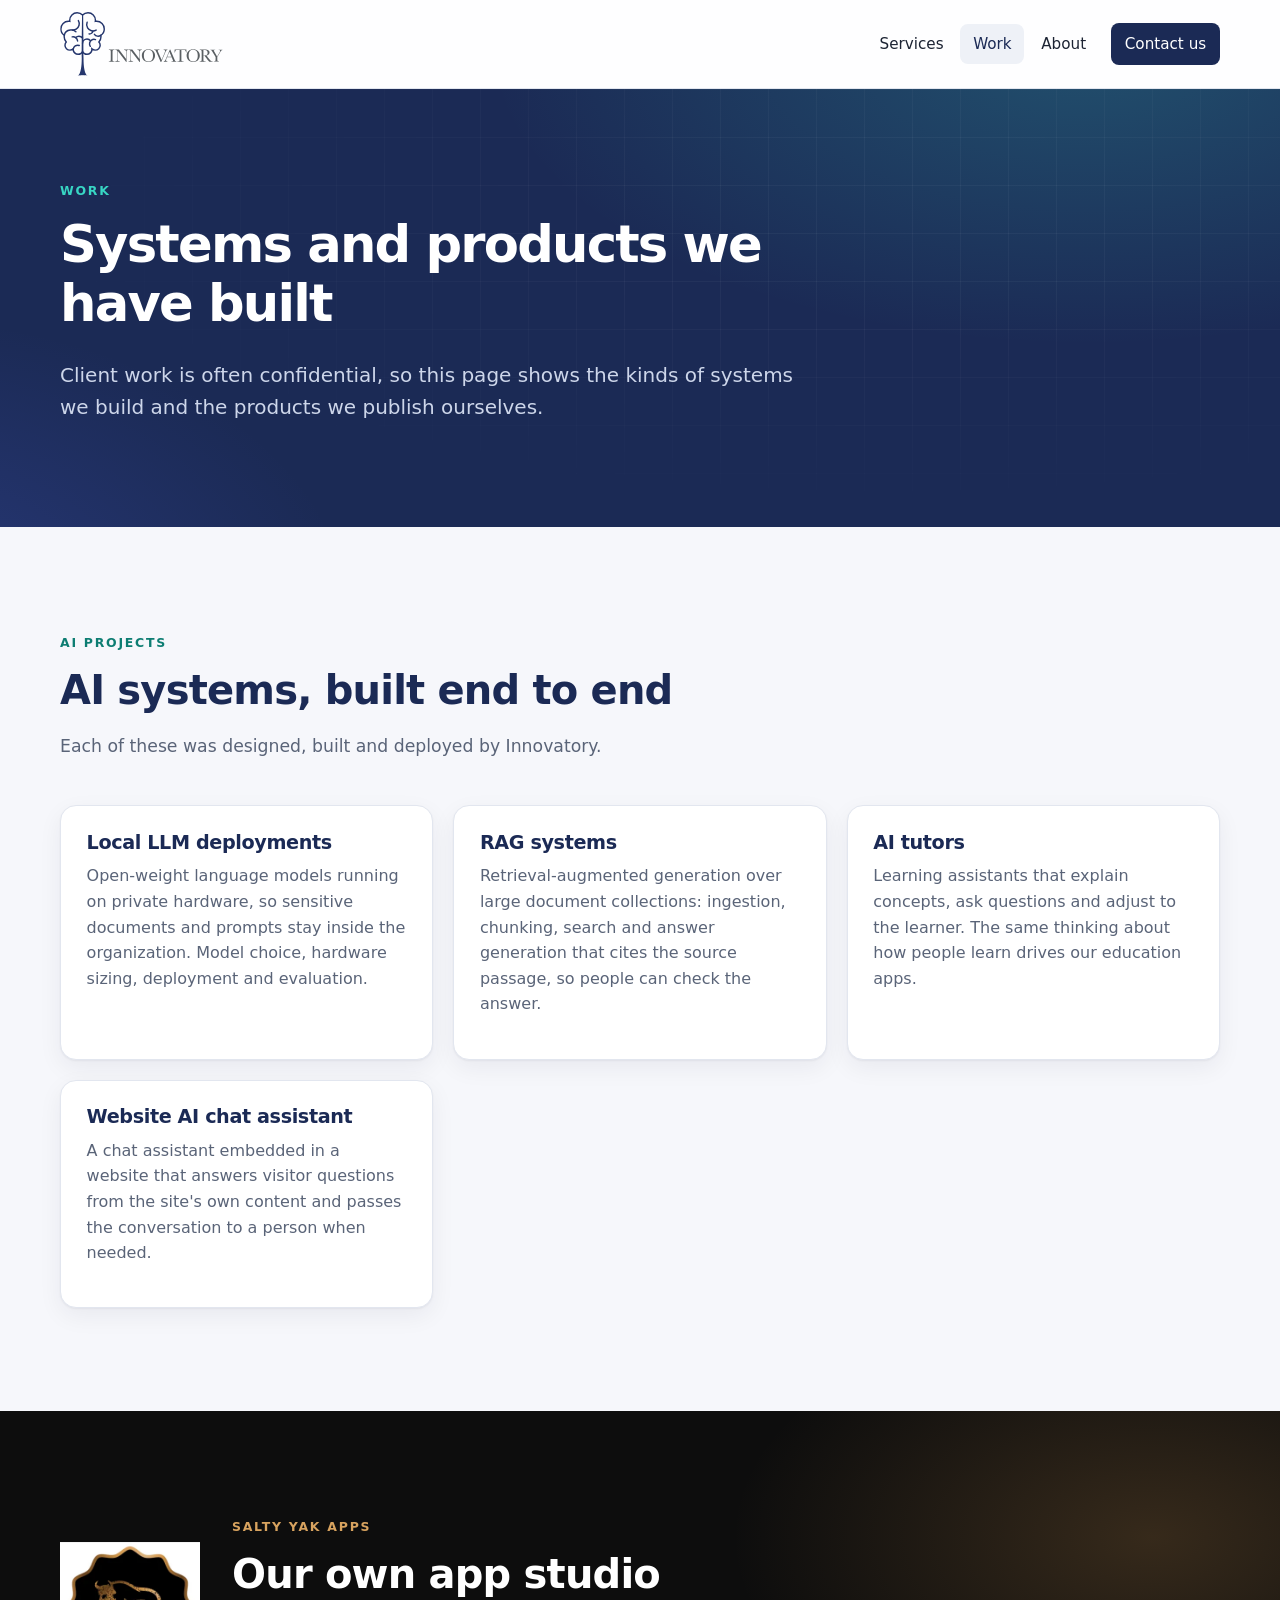
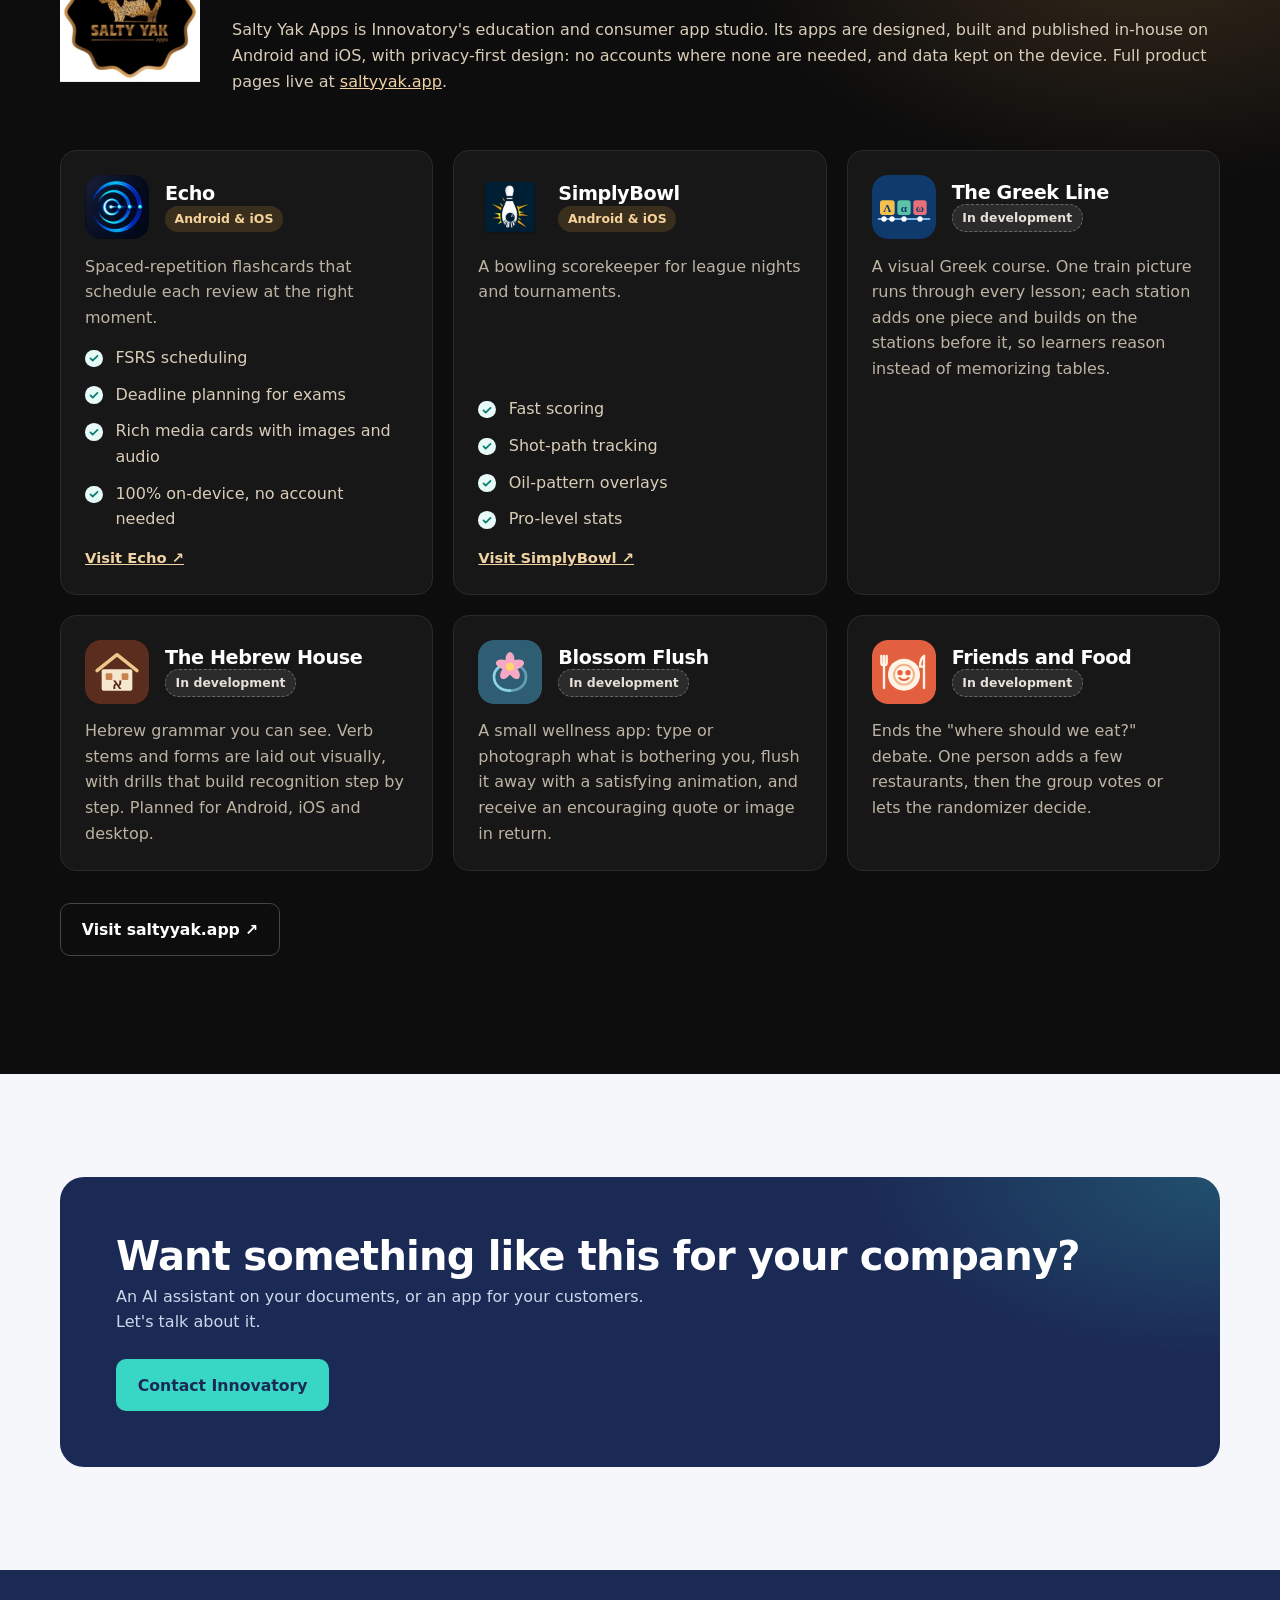
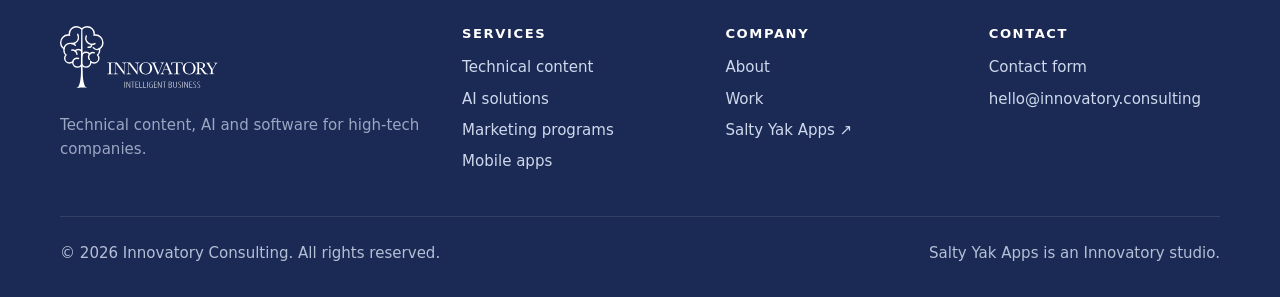
<file: work/index.html>
<!doctype html>
<html lang="en">
<head>
  <meta charset="utf-8">
  <meta name="viewport" content="width=device-width, initial-scale=1">
  <title>Work | Innovatory Consulting</title>
  <meta name="description" content="AI systems and apps built by Innovatory: local LLMs, RAG systems, AI tutors, a website chat assistant, and the Salty Yak Apps portfolio.">
  <link rel="canonical" href="https://innovatory.consulting/work/">
  <link rel="icon" href="/favicon.svg" type="image/svg+xml">
  <link rel="apple-touch-icon" href="/apple-touch-icon.png">
  <meta property="og:title" content="Work | Innovatory Consulting">
  <meta property="og:description" content="AI systems and apps built by Innovatory: local LLMs, RAG systems, AI tutors, a website chat assistant, and the Salty Yak Apps portfolio.">
  <meta property="og:type" content="website">
  <meta property="og:url" content="https://innovatory.consulting/work/">
  <link rel="stylesheet" href="/assets/css/site.css">
  <script src="/assets/js/site.js" defer></script>
</head>
<body>
  <a class="skip" href="#main">Skip to content</a>
  <header class="site-header">
    <div class="container">
      <a class="brand" href="/" aria-label="Innovatory home"><img src="/assets/img/logo.svg" alt="Innovatory" width="140" height="55"></a>
      <button class="nav-toggle" aria-label="Open menu" aria-expanded="false" aria-controls="nav"><span></span></button>
      <nav class="nav" id="nav" aria-label="Main">
        <a href="/services/">Services</a>
        <a href="/work/">Work</a>
        <a href="/about/">About</a>
        <a class="btn btn-primary" href="/contact/">Contact us</a>
      </nav>
    </div>
  </header>

  <main id="main">
<section class="hero page-hero">
      <div class="container">
        <span class="eyebrow">Work</span>
        <h1>Systems and products we have built</h1>
        <p class="lead">Client work is often confidential, so this page shows the kinds of systems we build and the products we publish ourselves.</p>
      </div>
    </section>

    <section class="section">
      <div class="container">
        <div class="section-head">
          <span class="eyebrow">AI projects</span>
          <h2>AI systems, built end to end</h2>
          <p>Each of these was designed, built and deployed by Innovatory.</p>
        </div>
        <div class="grid grid-2">
          <article class="card">
            <h3>Local LLM deployments</h3>
            <p>Open-weight language models running on private hardware, so sensitive documents and prompts stay inside the organization. Model choice, hardware sizing, deployment and evaluation.</p>
          </article>
          <article class="card">
            <h3>RAG systems</h3>
            <p>Retrieval-augmented generation over large document collections: ingestion, chunking, search and answer generation that cites the source passage, so people can check the answer.</p>
          </article>
          <article class="card">
            <h3>AI tutors</h3>
            <p>Learning assistants that explain concepts, ask questions and adjust to the learner. The same thinking about how people learn drives our education apps.</p>
          </article>
          <article class="card">
            <h3>Website AI chat assistant</h3>
            <p>A chat assistant embedded in a website that answers visitor questions from the site's own content and passes the conversation to a person when needed.</p>
          </article>
        </div>
        <!-- OWNER: add a client name, a one-line result, or a screenshot to any card above when you are allowed to share it. -->
      </div>
    </section>

    <section class="section yak-band" id="salty-yak">
      <div class="container">
        <div class="yak-intro">
          <img src="/assets/img/saltyyak-logo.webp" alt="Salty Yak Apps logo" width="140" height="140" loading="lazy">
          <div>
            <span class="eyebrow">Salty Yak Apps</span>
            <h2>Our own app studio</h2>
            <p>Salty Yak Apps is Innovatory's education and consumer app studio. Its apps are designed, built and published in-house on Android and iOS, with privacy-first design: no accounts where none are needed, and data kept on the device. Full product pages live at <a href="https://saltyyak.app/" rel="noopener" class="yak-link">saltyyak.app</a>.</p>
          </div>
        </div>
        <div class="grid grid-2">
          <article class="app-card">
            <header><img src="/assets/img/echo-icon.webp" alt="" width="64" height="64" loading="lazy"><div><h3>Echo</h3><span class="tag">Android &amp; iOS</span></div></header>
            <p>Spaced-repetition flashcards that schedule each review at the right moment.</p>
            <ul class="checklist yak-list"><li>FSRS scheduling</li><li>Deadline planning for exams</li><li>Rich media cards with images and audio</li><li>100% on-device, no account needed</li></ul>
            <div class="links"><a href="https://saltyyak.app/echo/" rel="noopener">Visit Echo ↗</a></div>
          </article>
          <article class="app-card">
            <header><img src="/assets/img/simplybowl-icon.webp" alt="" width="64" height="64" loading="lazy"><div><h3>SimplyBowl</h3><span class="tag">Android &amp; iOS</span></div></header>
            <p>A bowling scorekeeper for league nights and tournaments.</p>
            <ul class="checklist yak-list"><li>Fast scoring</li><li>Shot-path tracking</li><li>Oil-pattern overlays</li><li>Pro-level stats</li></ul>
            <div class="links"><a href="https://saltyyak.app/simplybowl/" rel="noopener">Visit SimplyBowl ↗</a></div>
          </article>
          <article class="app-card">
            <header><img src="/assets/img/greek-line.svg" alt="" width="64" height="64" loading="lazy"><div><h3>The Greek Line</h3><span class="tag dev">In development</span></div></header>
            <p>A visual Greek course. One train picture runs through every lesson; each station adds one piece and builds on the stations before it, so learners reason instead of memorizing tables.</p>
          </article>
          <article class="app-card">
            <header><img src="/assets/img/hebrew-house.svg" alt="" width="64" height="64" loading="lazy"><div><h3>The Hebrew House</h3><span class="tag dev">In development</span></div></header>
            <p>Hebrew grammar you can see. Verb stems and forms are laid out visually, with drills that build recognition step by step. Planned for Android, iOS and desktop.</p>
          </article>
          <article class="app-card">
            <header><img src="/assets/img/blossom-flush.svg" alt="" width="64" height="64" loading="lazy"><div><h3>Blossom Flush</h3><span class="tag dev">In development</span></div></header>
            <p>A small wellness app: type or photograph what is bothering you, flush it away with a satisfying animation, and receive an encouraging quote or image in return.</p>
          </article>
          <article class="app-card">
            <header><img src="/assets/img/friends-and-food.svg" alt="" width="64" height="64" loading="lazy"><div><h3>Friends and Food</h3><span class="tag dev">In development</span></div></header>
            <p>Ends the "where should we eat?" debate. One person adds a few restaurants, then the group votes or lets the randomizer decide.</p>
          </article>
        </div>
        <p class="yak-more"><a class="btn btn-outline" href="https://saltyyak.app/" rel="noopener">Visit saltyyak.app ↗</a></p>
      </div>
    </section>

    <section class="section">
      <div class="container">
        <div class="cta">
          <div>
            <h2>Want something like this for your company?</h2>
            <p>An AI assistant on your documents, or an app for your customers. Let's talk about it.</p>
          </div>
          <a class="btn btn-accent" href="/contact/">Contact Innovatory</a>
        </div>
      </div>
    </section>
  </main>

  <footer class="site-footer">
    <div class="container">
      <div class="footer-grid">
        <div>
          <a class="brand" href="/" aria-label="Innovatory home"><img src="/assets/img/logo-white-tag.svg" alt="Innovatory, Intelligent Business" width="170" height="69"></a>
          <p>Technical content, AI and software for high-tech companies.</p>
        </div>
        <div><h4>Services</h4><ul>
          <li><a href="/services/#technical-content">Technical content</a></li>
          <li><a href="/services/#ai">AI solutions</a></li>
          <li><a href="/services/#marketing">Marketing programs</a></li>
          <li><a href="/services/#mobile">Mobile apps</a></li>
        </ul></div>
        <div><h4>Company</h4><ul>
          <li><a href="/about/">About</a></li>
          <li><a href="/work/">Work</a></li>
          <li><a href="https://saltyyak.app/" rel="noopener">Salty Yak Apps ↗</a></li>
        </ul></div>
        <div><h4>Contact</h4><ul>
          <li><a href="/contact/">Contact form</a></li>
          <li><a href="mailto:hello@innovatory.consulting">hello@innovatory.consulting</a></li>
        </ul></div>
      </div>
      <div class="footer-bottom"><span>© <span data-year>2026</span> Innovatory Consulting. All rights reserved.</span><span>Salty Yak Apps is an Innovatory studio.</span></div>
    </div>
  </footer>
</body>
</html>
</file>
<file: assets/css/site.css>
/* Innovatory Consulting — site styles. No build step; edit directly. */
:root {
  --ink: #1b2a55;   /* deep shade of the logo navy #25366D */
  --ink-2: #25366d;
  --accent: #38d6c4;
  --accent-ink: #0d7d72;
  --text: #1c2333;
  --muted: #5a6478;
  --bg: #f6f7fb;
  --card: #fff;
  --line: #e2e6ef;
  --radius: 16px;
  --shadow: 0 1px 2px rgb(11 22 48 / 5%), 0 8px 24px rgb(11 22 48 / 6%);
  --max: 1160px;
  --font: ui-sans-serif, system-ui, -apple-system, "Segoe UI", Roboto, "Helvetica Neue", Arial, sans-serif;
}

*, *::before, *::after { box-sizing: border-box; }
html { scroll-behavior: smooth; scroll-padding-top: 96px; }
@media (prefers-reduced-motion: reduce) { html { scroll-behavior: auto; } }
body { margin: 0; font-family: var(--font); color: var(--text); background: var(--bg); line-height: 1.6; -webkit-font-smoothing: antialiased; }
img { max-width: 100%; display: block; }
a { color: var(--accent-ink); }
h1, h2, h3, h4 { overflow-wrap: break-word; color: var(--ink); line-height: 1.15; letter-spacing: -0.02em; margin: 0 0 .5em; }
h1 { font-size: clamp(2rem, 5vw + .5rem, 3.8rem); letter-spacing: -0.035em; }
h2 { font-size: clamp(1.75rem, 3.2vw, 2.5rem); }
h3 { font-size: 1.2rem; }
p { margin: 0 0 1em; }
.container { width: min(var(--max), 100% - 2.5rem); margin-inline: auto; }
.skip { position: absolute; left: -999px; top: 0; background: #fff; padding: .6rem 1rem; z-index: 100; }
.skip:focus { left: 1rem; top: 1rem; }

/* Header */
.site-header { position: sticky; top: 0; z-index: 50; background: rgb(255 255 255 / 85%); backdrop-filter: saturate(1.6) blur(12px); border-bottom: 1px solid var(--line); }
.site-header .container { display: flex; align-items: center; justify-content: space-between; height: 76px; }
.brand { display: flex; align-items: center; gap: .6rem; text-decoration: none; color: var(--ink); font-weight: 700; font-size: 1.08rem; letter-spacing: -0.01em; }
.brand img { height: 52px; width: auto; }
@media (min-width: 821px) { .site-header .container { height: 88px; } .brand img { height: 64px; } .site-footer .brand img { height: 72px; } }
.nav { display: flex; align-items: center; gap: .25rem; }
.nav a { color: var(--text); text-decoration: none; font-weight: 500; font-size: .95rem; padding: .5rem .8rem; border-radius: 8px; }
.nav a:hover { background: #eef1f7; }
.nav a[aria-current="page"] { color: var(--ink); background: #eef1f7; }
.nav .btn { margin-left: .5rem; }
.nav-toggle { display: none; background: none; border: 1px solid var(--line); border-radius: 10px; width: 42px; height: 42px; cursor: pointer; }
.nav-toggle span, .nav-toggle span::before, .nav-toggle span::after { display: block; width: 18px; height: 2px; background: var(--ink); margin: auto; position: relative; content: ""; }
.nav-toggle span::before { position: absolute; top: -6px; } .nav-toggle span::after { position: absolute; top: 6px; }
@media (max-width: 820px) {
  .nav-toggle { display: block; }
  .nav { display: none; position: absolute; top: 76px; left: 0; right: 0; background: #fff; flex-direction: column; align-items: stretch; padding: .75rem 1.25rem 1.25rem; border-bottom: 1px solid var(--line); box-shadow: var(--shadow); }
  .nav.open { display: flex; }
  .nav a { padding: .8rem; }
  .nav .btn { margin: .5rem 0 0; text-align: center; }
}

/* Buttons */
.btn { display: inline-flex; align-items: center; justify-content: center; gap: .5rem; padding: .8rem 1.3rem; border-radius: 10px; font-weight: 600; font-size: .98rem; text-decoration: none; border: 1px solid transparent; cursor: pointer; transition: transform .15s ease, background .15s ease, box-shadow .15s ease; font-family: inherit; }
.btn:hover { transform: translateY(-1px); }
.btn-primary { background: var(--ink); color: #fff !important; }
.btn-primary:hover { background: var(--ink-2); box-shadow: 0 6px 18px rgb(11 22 48 / 22%); }
.btn-accent { background: var(--accent); color: var(--ink) !important; }
.btn-accent:hover { background: #5be3d3; }
.btn-ghost { border-color: rgb(255 255 255 / 30%); color: #fff !important; }
.btn-ghost:hover { background: rgb(255 255 255 / 8%); }
.btn-outline { border-color: var(--line); color: var(--ink) !important; background: #fff; }
.link-arrow { font-weight: 600; text-decoration: none; color: var(--accent-ink); }
.link-arrow::after { content: " →"; transition: margin .15s; }
.link-arrow:hover::after { margin-left: .2rem; }

/* Hero */
.hero { position: relative; color: #cdd6ea; background: radial-gradient(1000px 500px at 85% -10%, rgb(56 214 196 / 22%), transparent 60%), radial-gradient(800px 500px at -10% 120%, rgb(88 112 255 / 22%), transparent 60%), var(--ink); overflow: hidden; }
.hero::before { content: ""; position: absolute; inset: 0; background-image: linear-gradient(rgb(255 255 255 / 4%) 1px, transparent 1px), linear-gradient(90deg, rgb(255 255 255 / 4%) 1px, transparent 1px); background-size: 48px 48px; mask-image: radial-gradient(ellipse at 70% 30%, #000 20%, transparent 70%); }
.hero .container { position: relative; padding: clamp(4rem, 10vw, 7.5rem) 0 clamp(3.5rem, 8vw, 6rem); }
.hero h1 { color: #fff; max-width: 15ch; }
.hero h1 em { font-style: normal; color: var(--accent); }
.hero .lead { font-size: clamp(1.05rem, 1.6vw, 1.25rem); max-width: 58ch; margin-bottom: 2rem; }
.hero-actions { display: flex; flex-wrap: wrap; gap: .75rem; }
.eyebrow { display: inline-block; font-size: .78rem; font-weight: 700; letter-spacing: .14em; text-transform: uppercase; color: var(--accent-ink); margin-bottom: .9rem; }
.hero .eyebrow { color: var(--accent); }
.page-hero .container { padding: clamp(3.5rem, 8vw, 5.5rem) 0 clamp(3rem, 6vw, 4.5rem); }
.page-hero h1 { max-width: 20ch; font-size: clamp(2.1rem, 4.4vw, 3.2rem); }

/* Short screens such as phones in landscape: less vertical padding in heroes. */
@media (max-height: 500px) and (orientation: landscape) { .hero .container, .page-hero .container { padding: 2.5rem 0; } .facts { margin-top: 2rem; } .hero h1 { font-size: 2.2rem; } }

/* Facts strip */
.facts { display: grid; grid-template-columns: repeat(3, 1fr); gap: 1px; background: rgb(255 255 255 / 10%); border: 1px solid rgb(255 255 255 / 10%); border-radius: var(--radius); overflow: hidden; margin-top: 3.5rem; max-width: 820px; }
.facts div { background: rgb(27 42 85 / 70%); padding: 1.25rem 1.4rem; }
.facts strong { display: block; color: #fff; font-size: 1.9rem; letter-spacing: -0.03em; line-height: 1.1; }
.facts span { font-size: .9rem; }
@media (max-width: 640px) { .facts { grid-template-columns: 1fr; } }

/* Sections */
.section { padding: clamp(4rem, 8vw, 6.5rem) 0; }
.section-alt { background: #fff; border-block: 1px solid var(--line); }
.section-head { max-width: 680px; margin-bottom: 2.75rem; }
.section-head p { color: var(--muted); font-size: 1.08rem; }
.center { text-align: center; margin-inline: auto; }
.section-flush { padding-top: 0; }
.yak-more { margin-top: 2rem; }
.yak-link { color: #f0d3a4; }
.yak-list { color: #d9cdb8; }

/* Cards */
.grid { display: grid; gap: 1.25rem; }
.grid-3 { grid-template-columns: repeat(auto-fill, minmax(min(290px, 100%), 1fr)); }
.grid-2 { grid-template-columns: repeat(auto-fill, minmax(min(340px, 100%), 1fr)); }
.card { background: var(--card); border: 1px solid var(--line); border-radius: var(--radius); padding: clamp(1.15rem, 4vw, 1.6rem); box-shadow: var(--shadow); display: flex; flex-direction: column; transition: border-color .15s, transform .15s; }
.card:hover { border-color: #c9d2e3; }
@media (min-width: 980px) { .card-wide { grid-column: span 2; } }
.card-cta { background: #eef1f7; box-shadow: none; }
.card p { color: var(--muted); flex: 1; }
.icon { width: 44px; height: 44px; border-radius: 12px; display: grid; place-items: center; background: #e7faf7; color: var(--accent-ink); margin-bottom: 1rem; }
.icon svg { width: 22px; height: 22px; }

/* Services page */
.service { display: grid; grid-template-columns: 1fr 1.2fr; gap: 3rem; padding: 3rem 0; border-top: 1px solid var(--line); }
.service:first-child { border-top: 0; padding-top: 0; }
.service h2 { font-size: clamp(1.5rem, 2.6vw, 2rem); }
.service .intro { color: var(--muted); font-size: 1.05rem; }
.checklist { list-style: none; padding: 0; margin: 0; display: grid; gap: .7rem; }
.checklist li { position: relative; padding-left: 1.9rem; }
.checklist li::before { content: ""; position: absolute; left: 0; top: .3rem; width: 1.1rem; height: 1.1rem; border-radius: 50%; background: #e7faf7 url("data:image/svg+xml,%3Csvg xmlns='http://www.w3.org/2000/svg' viewBox='0 0 16 16'%3E%3Cpath d='M4 8.5l2.5 2.5L12 5.5' fill='none' stroke='%230d7d72' stroke-width='2' stroke-linecap='round' stroke-linejoin='round'/%3E%3C/svg%3E") center/80% no-repeat; }
.service-nav { display: flex; flex-wrap: wrap; gap: .5rem; margin-top: 2rem; }
.service-nav a { color: #dfe6f5; text-decoration: none; font-size: .9rem; border: 1px solid rgb(255 255 255 / 18%); padding: .4rem .8rem; border-radius: 999px; }
.service-nav a:hover { background: rgb(255 255 255 / 8%); }
@media (max-width: 820px) { .service { grid-template-columns: 1fr; gap: 1.25rem; } }

/* Steps */
.steps { counter-reset: step; }
@media (min-width: 700px) { .grid.steps { grid-template-columns: repeat(3, 1fr); } }
.steps .card::before { counter-increment: step; content: "0" counter(step); font-weight: 700; color: var(--accent-ink); font-size: .9rem; letter-spacing: .1em; margin-bottom: .6rem; }

/* Salty Yak */
.yak-band { background: #0d0d0d; color: #d9cdb8; position: relative; overflow: hidden; }
.yak-band::before { content: ""; position: absolute; inset: 0; background: radial-gradient(700px 400px at 90% 10%, rgb(201 144 76 / 22%), transparent 60%); }
.yak-band .container { position: relative; }
.yak-band h2, .yak-band h3 { color: #fff; }
.yak-band .eyebrow { color: #d8a35f; }
.yak-intro { display: grid; grid-template-columns: auto 1fr; gap: 2rem; align-items: center; margin-bottom: 2.5rem; }
.yak-intro img { width: 140px; height: 140px; }
@media (max-width: 640px) { .yak-intro { grid-template-columns: 1fr; } .yak-intro img { width: 110px; height: 110px; } }
.app-card { background: #171717; border: 1px solid #2c2a27; border-radius: var(--radius); padding: 1.5rem; display: flex; flex-direction: column; gap: .9rem; }
.app-card header { display: flex; align-items: center; gap: 1rem; }
.app-card img { width: 64px; height: 64px; border-radius: 16px; flex: none; }
.app-card h3 { margin: 0; }
.app-card p { margin: 0; color: #bdb3a3; flex: 1; }
.app-card .tag { display: inline-block; font-size: .78rem; font-weight: 600; padding: .2rem .6rem; border-radius: 999px; background: #3a2e1d; color: #f6d39c; }
.app-card .tag.dev { background: #2b2b2b; color: #e6e1d8; border: 1px dashed #6b655c; }
.app-card .links { display: flex; flex-wrap: wrap; gap: .5rem; }
.app-card .links a { color: #f0d3a4; font-weight: 600; font-size: .92rem; }
.yak-band .btn-outline { background: transparent; color: #fff !important; border-color: #4a4540; }

/* App detail (apps page) */
.app-detail { display: grid; grid-template-columns: 96px 1fr; gap: 1.75rem; padding: 2.5rem 0; border-top: 1px solid var(--line); }
.app-detail:first-of-type { border-top: 0; }
.app-detail img { width: 96px; height: 96px; border-radius: 22px; box-shadow: var(--shadow); }
.app-detail .meta { display: flex; flex-wrap: wrap; gap: .5rem; margin: .25rem 0 1rem; }
.pill { font-size: .78rem; font-weight: 600; padding: .25rem .65rem; border-radius: 999px; background: #eef1f7; color: var(--ink-2); }
.pill.live { background: #e3f8ee; color: #136c43; }
.pill.dev { background: #fff4de; color: #8a5a00; }
@media (max-width: 640px) { .app-detail { grid-template-columns: 1fr; } }

/* CTA */
.cta { background: var(--ink); color: #cdd6ea; border-radius: 24px; padding: clamp(2.25rem, 5vw, 3.5rem); display: flex; flex-wrap: wrap; align-items: center; justify-content: space-between; gap: 1.5rem; background-image: radial-gradient(600px 300px at 100% 0, rgb(56 214 196 / 22%), transparent 60%); }
.cta h2 { color: #fff; margin-bottom: .3rem; }
.cta p { margin: 0; max-width: 52ch; }

/* Two-column prose */
.split > *, .grid > *, .form .row > * { min-width: 0; }
.split { display: grid; grid-template-columns: 1fr 1fr; gap: 3.5rem; align-items: start; }
@media (max-width: 820px) { .split { grid-template-columns: 1fr; gap: 2rem; } }
.prose p { font-size: 1.06rem; }

/* Contact */
.form { display: grid; gap: 1rem; }
.form .row { display: grid; grid-template-columns: 1fr 1fr; gap: 1rem; }
@media (max-width: 560px) { .form .row { grid-template-columns: 1fr; } }
.form label { display: grid; gap: .35rem; font-weight: 600; font-size: .92rem; color: var(--ink); }
.form label span.opt { font-weight: 400; color: var(--muted); }
.form input, .form select, .form textarea { font: inherit; padding: .75rem .9rem; border: 1px solid #cfd6e4; border-radius: 10px; background: #fff; color: var(--text); width: 100%; }
.form textarea { min-height: 150px; resize: vertical; }
.form input:focus, .form select:focus, .form textarea:focus { outline: 3px solid rgb(56 214 196 / 35%); border-color: var(--accent-ink); }
.hp { position: absolute; left: -5000px; }
.form-status { padding: .9rem 1rem; border-radius: 10px; font-weight: 500; }
.form-status.ok { background: #e3f8ee; color: #136c43; }
.form-status.err { background: #fdecec; color: #9b1c1c; }
.contact-aside .card + .card { margin-top: 1rem; }
.contact-aside h3 { font-size: 1.05rem; }

/* Footer */
.site-footer { background: var(--ink); color: #9aa6c2; padding: 3.5rem 0 2rem; font-size: .94rem; }
.site-footer a { color: #cfd8ec; text-decoration: none; }
.site-footer a:hover { color: #fff; }
.footer-grid { display: grid; grid-template-columns: 1.6fr 1fr 1fr 1fr; gap: 2rem; }
.footer-grid h4 { color: #fff; font-size: .82rem; letter-spacing: .12em; text-transform: uppercase; margin-bottom: .9rem; }
.footer-grid ul { list-style: none; padding: 0; margin: 0; display: grid; gap: .45rem; }
.site-footer .brand { display: inline-block; margin-bottom: 1rem; }
.site-footer .brand img { height: 64px; }
.footer-bottom { color: #b4bfd6; border-top: 1px solid rgb(255 255 255 / 10%); margin-top: 2.5rem; padding-top: 1.5rem; display: flex; flex-wrap: wrap; justify-content: space-between; gap: 1rem; }
@media (max-width: 1000px) { .footer-grid { grid-template-columns: 1fr 1fr; } }
@media (max-width: 520px) { .footer-grid { grid-template-columns: 1fr; } }
.site-footer a, .contact-aside a { overflow-wrap: anywhere; }
</file>
